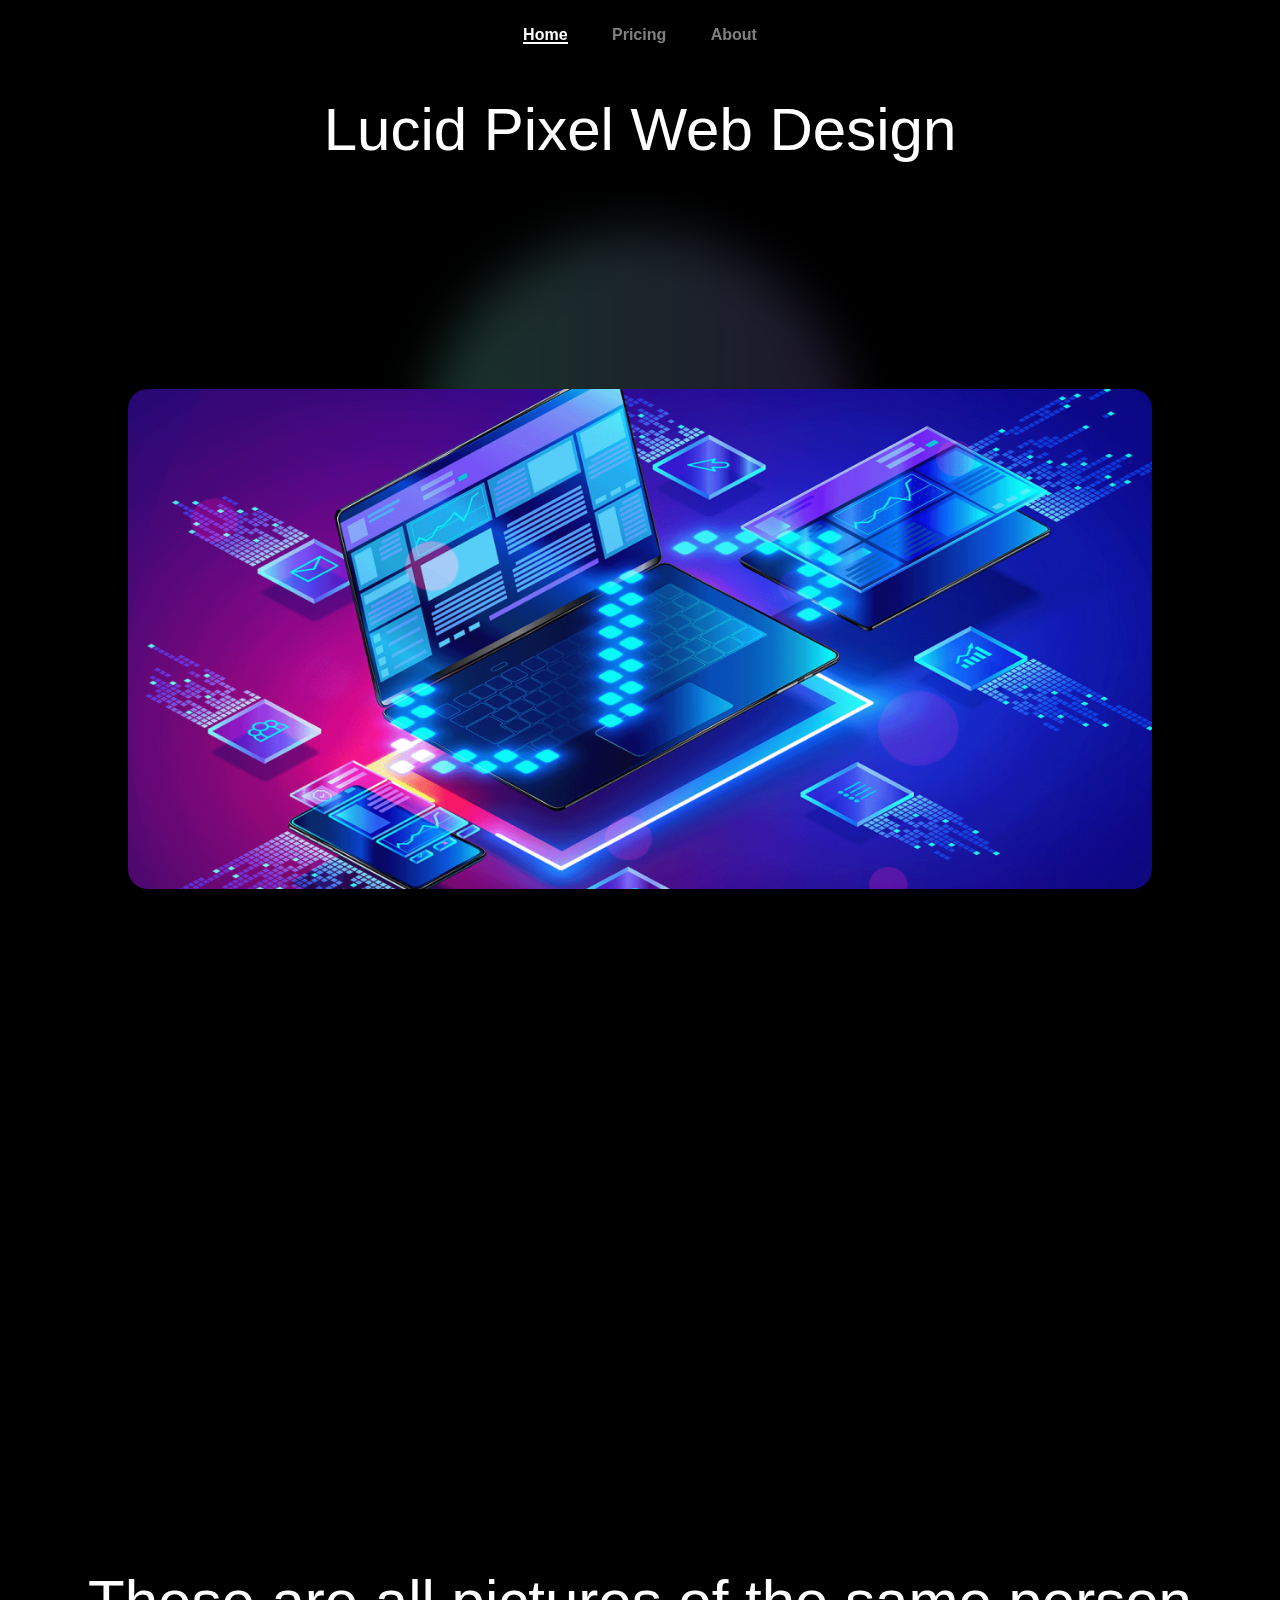
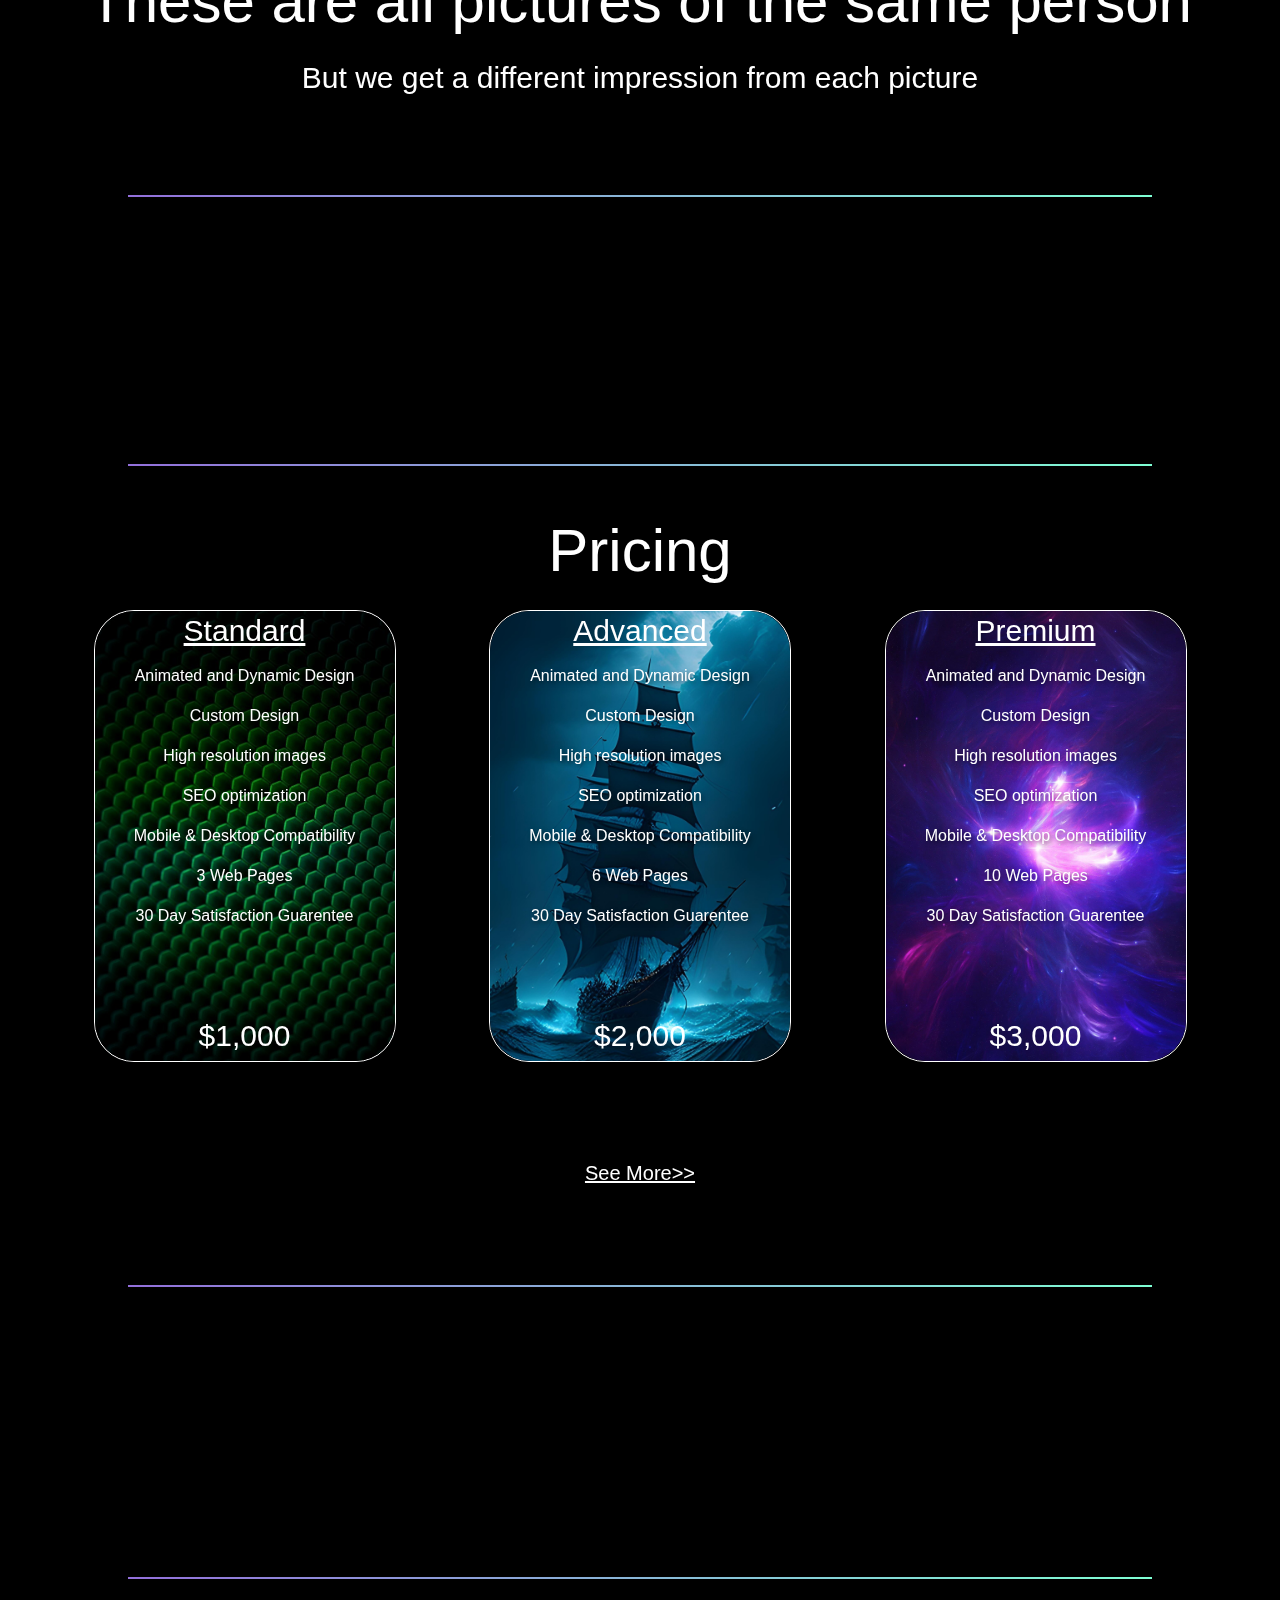
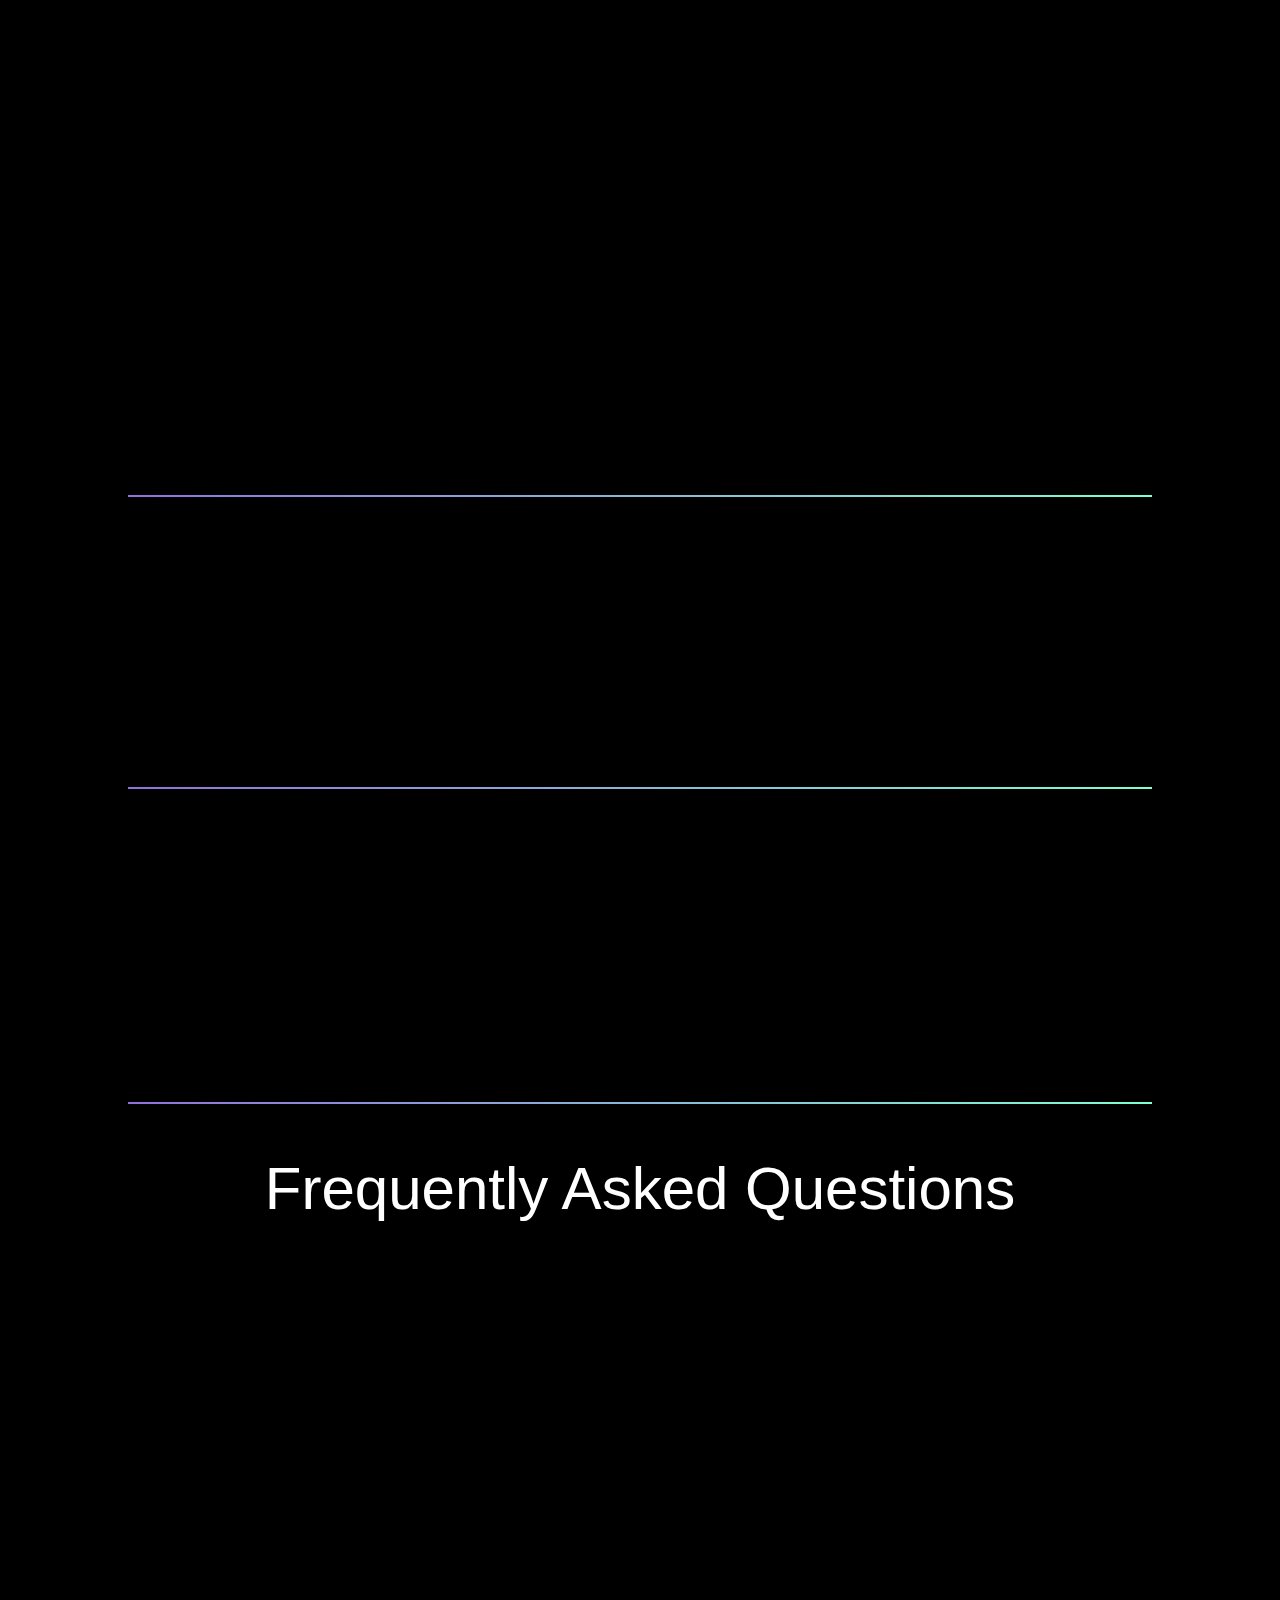
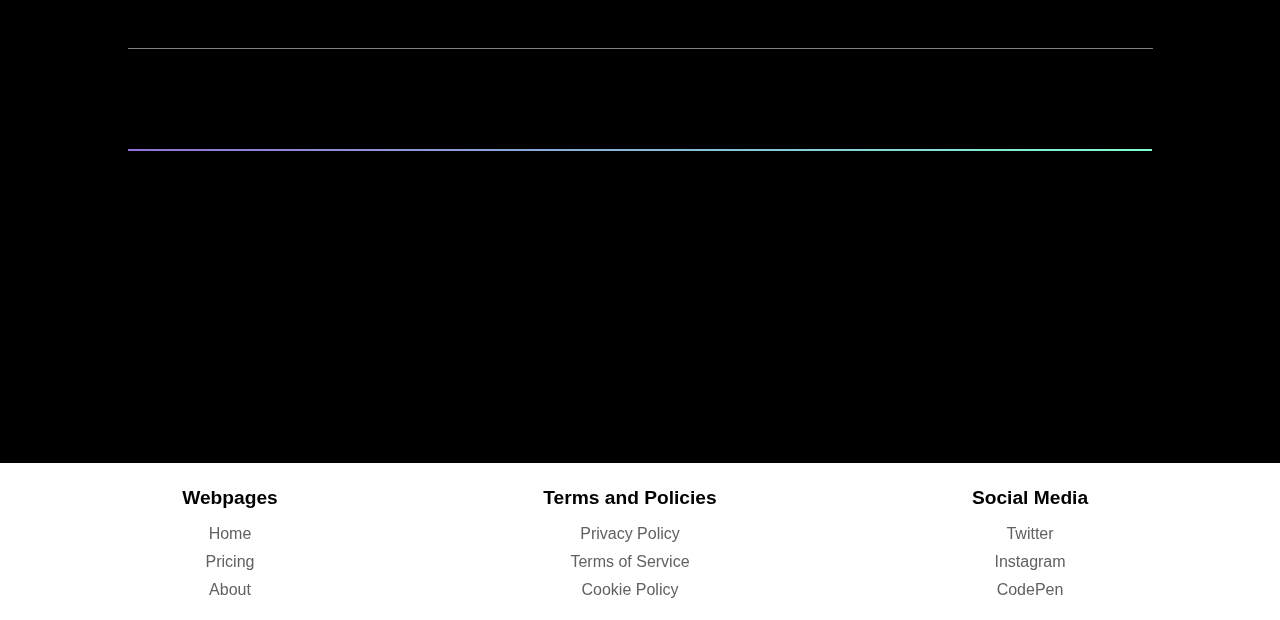
<file: index.html>
<!DOCTYPE html>
<html lang="en">
<head>
    <meta charset="UTF-8">
    <meta name="viewport" content="width=device-width, initial-scale=1.0">
    <title>Lucid Pixel - Premium Web Design</title>
    <link rel="shortcut icon" href="https://www.lucidpixeldesign.com/Lucid-Pixel-Logo.png" type="image/x-icon">
    <link rel="stylesheet" href="globalStyles.css">
    <link rel="robots" href="/robots.txt">


<!-- Meta tags for search engines -->
<meta name="description" content="Lucid Pixel Web Design: Crafting immersive digital experiences. Empowering businesses and individuals with captivating, functional, and user-centric websites. Envision a digital world where every website tells a unique story and serves as a powerful tool for achieving goals.">
<meta name="keywords" content="web design, Lucid Pixel, digital experiences, user-centric websites, business empowerment, artistic expression, community building, lucid pixel website design">

<!-- Open Graph meta tags -->
<meta property="og:title" content="Lucid Pixel Web Design">
<meta property="og:description" content="Crafting immersive digital experiences. Empowering businesses and individuals with captivating, functional, and user-centric websites. Envision a digital world where every website tells a unique story and serves as a powerful tool for achieving goals.">
<meta property="og:type" content="website">
<meta property="og:url" content="https://www.lucidpixeldesign.com/">
<meta property="og:image" content="https://www.lucidpixeldesign.com/Lucid-Pixel-Logo.png">
<meta property="og:image:alt" content="Lucid Pixel Logo">
    <!-- Google tag (gtag.js) -->
    <script async src="https://www.googletagmanager.com/gtag/js?id=G-5LNZHMXWXC"></script>
    <script>
    window.dataLayer = window.dataLayer || [];
    function gtag(){dataLayer.push(arguments);}
    gtag('js', new Date());

    gtag('config', 'G-5LNZHMXWXC');
    </script>

    <style>

        .title{
            color: white;
            font-size: 60px;
            text-align: center;
            margin: 25px;
        }
        .bodyText{
            color: white;
            font-size: 20px;
            text-align: center;
            margin: 25px;
            display: block;
        }
        .container {
            display: flex;
            justify-content: center;
            align-items: center;
            height: 100vh;
            overflow: hidden;
        }
        .square {
            background-size: cover;
            background-image: url("./laptop-agencies-consulting-website-development-companies.png");
            margin: auto;
            width: 80%;
            height: 500px;
            border-radius: 20px;
            overflow: hidden;
        }

        @media screen and (max-width: 767px) {
        .title{
            color: white;
            font-size: 30px;
            text-align: center;
            margin-top: 50px;
            margin: 25px;
        }

        .bodyText{
            color: white;
            font-size: 15px;
            text-align: center;
            margin: 25px;
            display: block;
        }

        .container {
            height: 50vh;
        }

        .square {
            background-size: cover;
            background-image: url("./laptop-agencies-consulting-website-development-companies.png");
            margin: auto;
            width: 80%;
            height: 200px;
            border-radius: 20px;
            overflow: hidden;
            border: none;
        }

        }

        .bodyTextUnderlined{
            color: white;
            font-size: 20px;
            text-align: center;
            margin: 25px;
            display: block;
            text-decoration: underline;
        }
        .uiSeperator{
            margin-top: 100px;
            margin-bottom: 50px;
            height: 2px;
            width: 80%;
            background: linear-gradient(to left, aquamarine, mediumpurple);;
            margin-left: 10%;
            margin-right: 10%;
        }
        a {
        text-decoration: none;
        }

        .squareFrame{
            border: none;
            height: 100%;
            width: 100%;
        }

        .fade-in-text {
            opacity: 0;
            transition: opacity 2s;

        }

        /* Style when the text should fade in */
        .fade-in {
            opacity: 1;
        }

        
        .fade-in-text-fromleft{
            opacity: 0;
            transition: opacity 3s;
            transform: translateX(100%);
            filter: blur(5px);

        }

        @media screen and (max-width: 767px) {
            .fade-in-text-fromleft {
                transform: translateX(0%);

            }
        }




        /* Style when the text should fade in */
        .fade-in-fromleft{
            opacity: 1;
            filter: blur(0px);
            transform: translateX(0%);
            transition: 1s;
        }

        .fade-in-text-fromright{
            opacity: 0;
            transition: opacity 3s;
            transform: translateX(-100%);
            filter: blur(5px);

        }

        /* Style when the text should fade in */
        .fade-in-fromright{
            opacity: 1;
            filter: blur(0px);
            transform: translateX(0%);
            transition: 1s;
        }

        .card-container {
            display: flex;
            justify-content: center;
            align-items: center;
            /* flex-wrap: wrap; /* This allows items to wrap to the next row */
            margin-bottom: 20px;
        }
        

        .card {
            width: 200px;
            height: 200px;
            margin: 10px -60px; /* Add margin to create spacing between stacked items */
            background-size: contain;
            transform-origin: center;
            transition:  0.5s ;
            box-shadow: 5px 20px 20px rgba(0, 0, 0, 0.5); /* Box shadow for the card */
            transition-duration: 0.5s;
            transform: perspective(800px) rotateY(50deg); /* Initial fold */
            padding: 20px;
            border: 2px solid transparent; /* Make the border transparent */
            border-image: linear-gradient(to top right, purple, aquamarine); /* Define the gradient for the border */
            border-image-slice: 1; /* Slice the border image evenly */
        }

        .card:hover {
            transform: rotateY(0deg); /* Flat when hovered */
            box-shadow: 2.5px 10px 10px rgba(0, 0, 0, 0.5);   
            margin: 10px 30px;     
        }

        @media screen and (max-width: 767px) {
            .card {
                width: 100px;
                height: 100px; /* Change width and height for mobile */
            }
        }

        .card-with-text{
            width: 500px;
            height: 200px;
            background-color: rgb(26, 26, 26);
            border: 1px solid white;
            margin: 0px 40px; /* Add margin to create spacing between stacked items */
            transform-origin: center;
            transition:  0.5s ;
            box-shadow: 5px 20px 20px rgba(0, 0, 0, 0.5); /* Box shadow for the card */
            transition-duration: 0.5s;
            border-radius: 20px;
            padding: 20px;
            font-size: 20px;
        }

        .compareContainer{
            display: flex;
            justify-content: center;
            margin-bottom: 40px;
        }
        .insidecomparecontainer{
            margin: 60px 20px;
            text-align: center;
        }
        .websiteexamples{
            height: 384px;
            width: 512px;
            margin: 20px;
        }
        #cards2 {
        width: 100%;
        display: flex;
        justify-content: space-evenly;
        margin-bottom: 100px;
        padding: 0px;
        }

        .card2 {
        border: 1px solid white;
        border-radius: 40px;
        display: block;
        background-position: center;
        position: relative;
        cursor: pointer;
        outline: none;
        transition: scale 100ms;
        }

        .card2:hover + .body {
            background-color: white;
        }
        
        .card2 .card-front-image {
        position: relative;
        z-index: 2;
        }

        .card2 .card-image {
        background-size: contain;
        display: block;
        width: clamp(300px, 20vw, 500px);
        aspect-ratio: 2 / 3;
        border-radius: 40px
        }
        .card2:hover{
            border: 1px solid aqua;

        }
        @media(max-width: 1200px) {
        body {    
            justify-content: flex-start;
            align-items: flex-start;
        }
        
        #cards2 {
            flex-direction: column; 
            align-items: center;
            gap: 4rem;
        }
        
        .card2 .card-image {
            width: 400px;    
        }

        .card2:hover{
            border: 1px solid white;
        }
        }

        @media(max-width: 600px) {
        #cards2 {
            gap: 2rem;
        }
        
        .card2 {
            width: 80%;  
            height: 40%;  
        }
        
        .card2 .card-image {
            width: 100%;    
        }
        }

        .PriceDisplayTop{
            color: white;
            text-decoration: underline;
            font-size: 30px;
            line-height: 40px;
            margin: 0px;
            width: 100%;
            height: 10%;
            text-align: center;
        }
        .PriceDisplayContent{
            line-height: 40px;
            margin: 0px;
            width: 100%;
            height: 80%;
            text-align: center;
        }

        .PriceDisplayContentText{
            color: white;
            text-shadow: 2px 2px 4px rgba(0, 0, 0, 0.5);
        }
        .PriceDisplayBottom{
            color: white;
            text-decoration: none;
            font-size: 30px;
            line-height: 40px;
            margin: 0px;
            width: 100%;
            height: 10%;
            text-align: center;
            margin-bottom: 0;
            margin-top: 0px;
        }

        .FAQContainer{
            text-align: center;
            display: flex;
            flex-direction: column;
            justify-content: center;
            align-items: center;
            margin-bottom: 50px;
        }
        .FAQ{
            cursor: pointer;
            font-size: 15px;
            height: 80px;
            width: 80%;
            border: 1px solid white;
            box-sizing: border-box;
            color: white;
            background-color: rgba(27, 27, 27, 0.5);
        }
        .FAQ:nth-child(1){
            transition-duration: 1200ms;
        }
        .FAQ:nth-child(2){
            transition-duration: 1200ms;
        }
        .FAQ:nth-child(3){
            transition-duration: 1200ms;
        }
        .FAQ:nth-child(4){
            transition-duration: 1200ms;
        }
        .FAQ:nth-child(5){
            transition-duration: 1200ms;
        }
        .FAQ:nth-child(6){
            transition-duration: 1200ms;
        }
        .FAQ:nth-child(7){
            transition-duration: 1200ms;
        }
        .FAQ:nth-child(8){
            transition-duration: 1200ms;
        }
        .FAQ:nth-child(9){
            transition-duration: 1200ms;
        }
        .fade-in-text-forFAQ{
            opacity: 0;
            transform: translateX(-100%);
        }
        .fade-in-forFAQ{
            opacity: 1;
            transform: translateX(0%);
        }
        .active1, .FAQ:hover {
            background-color: rgba(200, 200, 200, 0.25);
        }

        /* Style the accordion panel. Note: hidden by default */
        .panel {
            text-align: left;
            color: white;
            background-color: rgba(27, 27, 27, 0.5);
            border: 0px solid grey;
            border-left: 1px solid grey;
            border-right: 1px solid grey;
            width: calc(60% - 1px);
            display: block;
          padding: 0 10%;
          max-height: 0;
          overflow: hidden;
          transition: max-height 0.2s ease-out;
        }

        .FAQ:after {
          content: '>'; /* Unicode character for "plus" sign (+) \02795 */
          font-size: 20px;
          color: #777;
          float: right;
          margin-left: 5px;
        }

        .active1:after {
            font-size: 20px;
          content: "⌄"; /* Unicode character for "minus" sign (-) \2796 */
        }
    </style>
</head>
<body style="overflow-x: hidden;" id="my-scrollbar">
    
    <header>
        <nav>
            <ul class="menu">
                <li><a href="https://www.lucidpixeldesign.com" class="active">Home</a></li>
                <li><a href="https://www.lucidpixeldesign.com/pricing">Pricing</a></li>
                <li><a href="https://www.lucidpixeldesign.com/about">About</a></li>
            </ul>
        </nav>
    </header>

      
<div id="blob" aria-label="This is a creative asnd stylistic spotlight blob that follows your mouse"></div>
<div id="blur" aria-label="This is a background blur to let text stand out"></div>


    <div class="title">Lucid Pixel Web Design</div>

    <div class="container">
        <div class="square" id="foldableSquare">
            <div class="squareFrame" aria-label="This is a foldable element with an image of a futuristic and modern computer designing websites and code"></div>
        </div>
    </div>

    <div class="fade-in-text title">
        <p>First Impressions are Everything</p>
    </div>

    <div class="card-container" aria-label="This containes various images of the same person but in different outfits and styles, showing the importance of first impressions">
        <div class="fade-in-text-fromleft card" style="background-image: url(./example2.jpg)"> </div>
        <div class="fade-in-text-fromleft card"  style="background-image: url(./example4.jpg)"> </div>
        <div class="fade-in-text-fromleft card"  style="background-image: url(./example3.jpg)"> </div>
        <div class="fade-in-text-fromleft card"  style="background-image: url(./example1.jpg)"> </div>
    </div>
    <div class="title"> These are all pictures of the same person</div>
    <div style="font-size: 30px;" class="bodyText"> But we get a different impression from each picture</div>
    
    <div class="uiSeperator"></div>

    <div class="title fade-in-text-fromright">The Same Is true for websites</div>
    <div class="bodyText fade-in-text-fromleft">If Your Website Is Bad, so will people's impression of your business</div>

    <div class="uiSeperator"></div>

    <!--<div class="title">Website Features</div>
    <div>Features Will go here</div>

    <div class="uiSeperator"></div>
    -->


    <!--<div class="title">Comparison:</div> 

    <div class="compareContainer">
        <div class="insidecomparecontainer fade-in-text-fromright">
            <div class="title">Regular Websites:</div>
            <iframe class="websiteexamples" src="""></iframe>
        </div>
        <div class="insidecomparecontainer fade-in-text-fromleft">
            <div class="title">Our Websites:</div>
            <iframe class="websiteexamples" src=""></iframe>
        </div>
    </div>
        <div class="uiSeperator"></div>

    -->
    

    <div class="title">Pricing</div>
    <div id="cards2" aria-label="This element containes different pricing and plans for different tiers of websites">
        <div class="card2" >
            <a href="https://www.lucidpixeldesign.com/standardSite" class="card-front-image card-image" style="background-image: url(./green.jpg)" />
                <div class="PriceDisplayTop">Standard</div>
                <div class="PriceDisplayContent">
                    <div class="PriceDisplayContentText">Animated and Dynamic Design</div>
                    <div class="PriceDisplayContentText">Custom Design</div>
                    <div class="PriceDisplayContentText">High resolution images</div>
                    <div class="PriceDisplayContentText">SEO optimization</div>
                    <div class="PriceDisplayContentText">Mobile & Desktop Compatibility</div>
                    <div class="PriceDisplayContentText">3 Web Pages</div>
                    <div class="PriceDisplayContentText">30 Day Satisfaction Guarentee</div>

                </div>
                <div class="PriceDisplayBottom">$1,000</div>
            </a>
        </div>
        <div class="card2" >
            <a href="https://www.lucidpixeldesign.com/advancedSite" class="card-front-image card-image" style="background-image: url(./blue.jpg)" />
                <div class="PriceDisplayTop">Advanced</div>
                <div class="PriceDisplayContent">
                    <div class="PriceDisplayContentText">Animated and Dynamic Design</div>
                    <div class="PriceDisplayContentText">Custom Design</div>
                    <div class="PriceDisplayContentText">High resolution images</div>
                    <div class="PriceDisplayContentText">SEO optimization</div>
                    <div class="PriceDisplayContentText">Mobile & Desktop Compatibility</div>
                    <div class="PriceDisplayContentText">6 Web Pages</div>
                    <div class="PriceDisplayContentText">30 Day Satisfaction Guarentee</div>
                </div>
                <div class="PriceDisplayBottom">$2,000</div>
            </a>
        </div>
        <div class="card2" >
            <a href="https://www.lucidpixeldesign.com/premiumSite" class="card-front-image card-image" style="background-image: url(./purple.jpg)" />
                <div class="PriceDisplayTop">Premium</div>
                <div class="PriceDisplayContent">
                    <div class="PriceDisplayContentText">Animated and Dynamic Design</div>
                    <div class="PriceDisplayContentText">Custom Design</div>
                    <div class="PriceDisplayContentText">High resolution images</div>
                    <div class="PriceDisplayContentText">SEO optimization</div>
                    <div class="PriceDisplayContentText">Mobile & Desktop Compatibility</div>
                    <div class="PriceDisplayContentText">10 Web Pages</div>
                    <div class="PriceDisplayContentText"> 30 Day Satisfaction Guarentee</div>
                </div>
                <div class="PriceDisplayBottom">$3,000</div>
            </a>
       </div>
    </div>
    <a href="https://www.lucidpixeldesign.com/pricing" class="bodyTextUnderlined">See More>></a>

    
    <article>


    <div class="uiSeperator"></div>
    <div class="title fade-in-text-fromright">Satisfaction Guarentee</div>
    <p class="bodyText fade-in-text-fromleft">We provide a 100% satisfaction guarentee on all of our websites for 30 days. If you are unsatisfied for any reason within 30 days, we will give a full refund.</p>
  
    <div class="uiSeperator"></div>
    <div class="title fade-in-text-fromright">Your Website Is The Face Of Your Business</div>
    <br/>
    <p class="bodyText fade-in-text-fromleft">In the digital age, your website is your business's first handshake with the world. At Lucid Pixel, we recognize that it's more than pixels—it's your brand's initial interaction with potential customers. A well-crafted website isn't just aesthetically pleasing; it's your competitive advantage. Let us create a compelling digital narrative that converts visitors into loyal customers, ensuring your online presence leaves a lasting impression.</p>
    <br/>
    <div class="title fade-in-text-fromright">Don't Let Your Business Have An Ugly Face</div>


    <div class="uiSeperator"></div>
    <div class="title fade-in-text-fromright">Only The Best</div>
    <p class="bodyText fade-in-text-fromleft">All of our websites are handcrafted for each of our customers. We offer modern and clean designs to help you stand out from competators. We also offer website hosting where we can host, manage, and update your website, for only $25 a month.</p>



    <div class="uiSeperator"></div>
    <div class="title fade-in-text-fromright">Website hosting</div>
    <p class="bodyText fade-in-text-fromleft">We provide website hosting for just $25 per month, although it's entirely optional. Alternatively, you can choose to self-host your website using a third-party provider. With our hosting service, you have the flexibility to cancel at any time. Additionally, our hosting package includes a domain name, or you can opt to use your existing domain, which we can connect to your website.</p>
    <div class="uiSeperator"></div>

    <div class="title">Frequently Asked Questions</div>
    <div class="FAQContainer" aria-label="Creative, Stylized, and Dynamic Frequently asked questions container">
        <button class="FAQ fade-in-text-forFAQ">Why Choose Us?</button>
        <div class="panel" >
            <p>We break free from the ordinary. While others deliver bland websites resembling newspapers and magazines, we offer fluid and creative designs that set you apart. Choose us for quality websites that lead, not follow.</p>
        </div>
        <button class="FAQ fade-in-text-forFAQ">How Long does it take to create a website?</button>
        <div class="panel">
            <p> The time required to create a website can vary based on its complexity and your specific needs. However, on average, our team typically completes websites in less than a week. Nevertheless, our standard policy is to ensure a comprehensive and high-quality result, which is why we set a standard policy of 2 weeks for most projects.</p>
        </div>
        <button class="FAQ fade-in-text-forFAQ">What is our satisfaction guarantee?</button>
        <div class="panel">
            <p>We offer a 100% money-back satisfaction guarantee for 30 days after your website is completed, demonstrating our confidence in our work. If you decide you don't want your website for any reason within this period, we'll refund the entire amount. Send Us an email to refund a purchase: refund@lucidpixeldesign.com</p>
        </div>
        <button class="FAQ fade-in-text-forFAQ">Are our prices and plans flexible?</button>
        <div class="panel">
            <p>Yes, our prices and plans are designed to be flexible and customizable to meet your specific needs. We understand that every project is unique, and our goal is to provide tailored solutions that work for you. Whether you require a basic website or a more complex web application, we have the flexibility to adjust our pricing and plans accordingly, ensuring that you get the best value for your investment. Our team is here to discuss your requirements and create a pricing and plan structure that aligns perfectly with your goals.</p>
        </div>
        <button class="FAQ fade-in-text-forFAQ">Can't AI just build me a website?</button>
        <div class="panel" style="border-bottom: 1px solid grey;">
            <p>While AI can create websites, our sites are more complex and visually appealing than the standard AI website creators on the market. We prioritize customization, ensuring your website is unique and tailored to your specific needs, setting us apart from automated solutions.</p>
        </div>
    </div>

    <div class="uiSeperator"></div>

    <div class="title fade-in-text-fromright">Contact Us</div>
    <div class="bodyText fade-in-text-fromleft">If you have any questions, feel free to send us an email at:</div>
    <a class="bodyText fade-in-text-fromleft" style="color: mediumpurple;" onmouseover="this.style.color='aquamarine'" onmouseout="this.style.color='mediumpurple'" href="mailto:hello@lucidpixeldesign.com">hello@lucidpixeldesign.com</a>

</article>

    <br/><br/><br/><br/>
    <footer class="footer">
        <div class="footer-content">
            <div class="footer-column">
                <h3>Webpages</h3>
                <ul>
                    <li><a class="footer-links" href="https://www.lucidpixeldesign.com">Home</a></li>
                    <li><a class="footer-links" href="https://www.lucidpixeldesign.com/pricing">Pricing</a></li>
                    <li><a class="footer-links" href="https://www.lucidpixeldesign.com/about">About</a></li>
                </ul>
            </div>
            <div class="footer-column">
                <h3>Terms and Policies</h3>
                <ul>
                    <li><a class="footer-links" href="https://www.lucidpixeldesign.com/privacypolicy">Privacy Policy</a></li>
                    <li><a class="footer-links" href="https://www.lucidpixeldesign.com/TOS">Terms of Service</a></li>
                    <li><a class="footer-links" href="https://www.lucidpixeldesign.com/cookiepolicy">Cookie Policy</a></li>
                </ul>
            </div>
            <div class="footer-column">
                <h3>Social Media</h3>
                <ul>
                    <li><a class="footer-links" href="https://twitter.com/lucidpixel492">Twitter</a></li>
                    <li><a class="footer-links" href="https://www.instagram.com/lucidpixeldesign/">Instagram</a></li>
                    <li><a class="footer-links" href="https://codepen.io/Lucid-Pixel-Design">CodePen</a></li>
                </ul>
            </div>
        </div>
    </footer>


    <script type="application/ld+json">
        {
            "@context": "https://schema.org",
            "@type": "Organization",
            "url": "https://www.lucidpixeldesign.com",
            "name": "Lucid Pixel Design",
            "description": "Custom website design services with SEO optimization.",
            "logo": "https://www.lucidpixeldesign.com/Lucid-Pixel-Logo.png"
        }
    </script>
    
    <script>


/* -- Scroll Ice effect -- */

        
        /* -- Glow effect -- */

        const blob = document.getElementById("blob");

        window.onpointermove = event => { 
        const { clientX, clientY } = event;
        
        blob.animate({
            left: `${clientX}px`,
            top: `${Math.min(clientY + window.scrollY, document.documentElement.scrollHeight+150 - blob.clientHeight)}px`
        }, { duration: 3000, fill: "forwards" });
        }
        
        //for foldable square
        const square = document.getElementById("foldableSquare");

        window.addEventListener("scroll", () => {
            // Calculate the fold angle based on the scroll position
            const scrollValue = window.scrollY;
            const foldAngle = Math.max((-scrollValue / 8), -45); // Limit fold angle to a maximum of 5 degrees

            // Apply the folding effect using CSS transform
            square.style.transform = `perspective(1000px) rotateX(${foldAngle}deg)`;
        });

        //for fade in text
        document.addEventListener("DOMContentLoaded", function () {
            const textElement = document.querySelector(".fade-in-text");

            // Create an Intersection Observer
            const observer = new IntersectionObserver(entries => {
                entries.forEach(entry => {
                    if (entry.isIntersecting) {
                        textElement.classList.add("fade-in");
                    } else if (entry.intersectionRatio > 0) {
                        textElement.classList.add("fade-in");
                    } else {
                        textElement.classList.remove("fade-in");
                    }
                });
            });

            // Observe the text element
            observer.observe(textElement);
        });

        //for fade in text left
        document.addEventListener("DOMContentLoaded", function () {
            // Select all elements with the class "fade-in-text-fromleft"
            const textElements = document.querySelectorAll(".fade-in-text-fromleft");

            // Create an Intersection Observer for each element
            textElements.forEach((textElement) => {
                const observer = new IntersectionObserver((entries) => {
                entries.forEach((entry) => {
                    if (entry.isIntersecting) {
                    textElement.classList.add("fade-in-fromleft");
                    } else if (entry.intersectionRatio > 0) {
                    // Element is partially in viewport, you can choose to add the class here
                    textElement.classList.add("fade-in-fromleft");
                    } else {
                    // Element is not in viewport, remove the class to reset the animation
                    textElement.classList.remove("fade-in-fromleft");
                    }
                });
                });

                // Observe each text element
                observer.observe(textElement);
            });
        });

        //for fade in text right
        document.addEventListener("DOMContentLoaded", function () {
            // Select all elements with the class "fade-in-text-fromleft"
            const textElements2 = document.querySelectorAll(".fade-in-text-fromright");

            // Create an Intersection Observer for each element
            textElements2.forEach((textElement) => {
                const observer2 = new IntersectionObserver((entries) => {
                entries.forEach((entry) => {
                    if (entry.isIntersecting) {
                    textElement.classList.add("fade-in-fromright");
                    } else if (entry.intersectionRatio > 0) {
                    // Element is partially in viewport, you can choose to add the class here
                    textElement.classList.add("fade-in-fromright");
                    } else {
                    // Element is not in viewport, remove the class to reset the animation
                    textElement.classList.remove("fade-in-fromright");
                    }
                });
                });

                // Observe each text element
                observer2.observe(textElement);
            });
        });

        document.addEventListener("DOMContentLoaded", function () {
            // Select all elements with the class "fade-in-text-fromleft"
            const textElements2 = document.querySelectorAll(".fade-in-text-forFAQ");

            // Create an Intersection Observer for each element
            textElements2.forEach((textElement) => {
                const observer2 = new IntersectionObserver((entries) => {
                entries.forEach((entry) => {
                    if (entry.isIntersecting) {
                    textElement.classList.add("fade-in-forFAQ");
                    } else if (entry.intersectionRatio > 0) {
                    // Element is partially in viewport, you can choose to add the class here
                    textElement.classList.add("fade-in-forFAQ");
                    } else {
                    // Element is not in viewport, remove the class to reset the animation
                    textElement.classList.remove("fade-in-forFAQ");
                    }
                });
                });

                // Observe each text element
                observer2.observe(textElement);
            });
        });


        //dorpdown for FAQ
        var acc = document.getElementsByClassName("FAQ");
        var i;

        for (i = 0; i < acc.length; i++) {
        acc[i].addEventListener("click", function() {
            this.classList.toggle("active1");
            var panel = this.nextElementSibling;
            if (panel.style.maxHeight) {
            panel.style.maxHeight = null;
            } else {
            panel.style.maxHeight = panel.scrollHeight + "px";
            }
        });
        }

    </script>

    
</body>
</html>
</file>
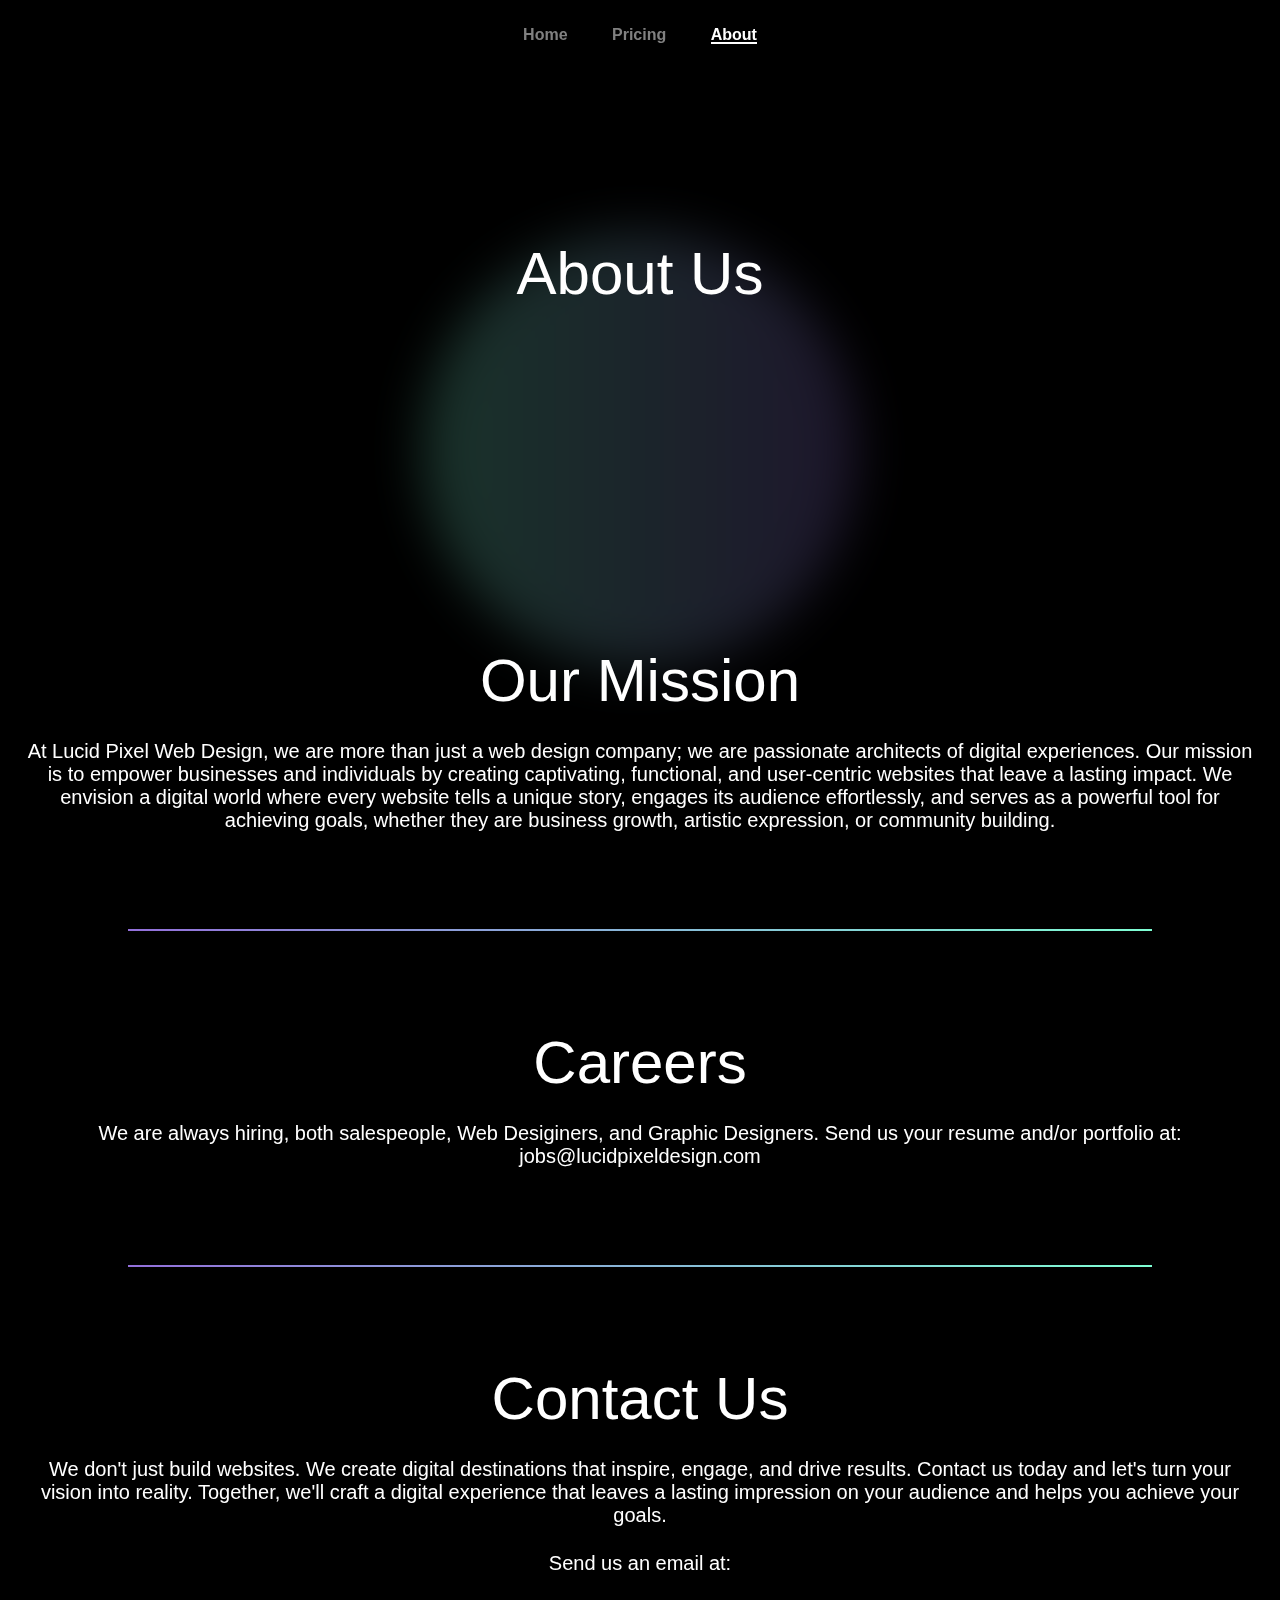
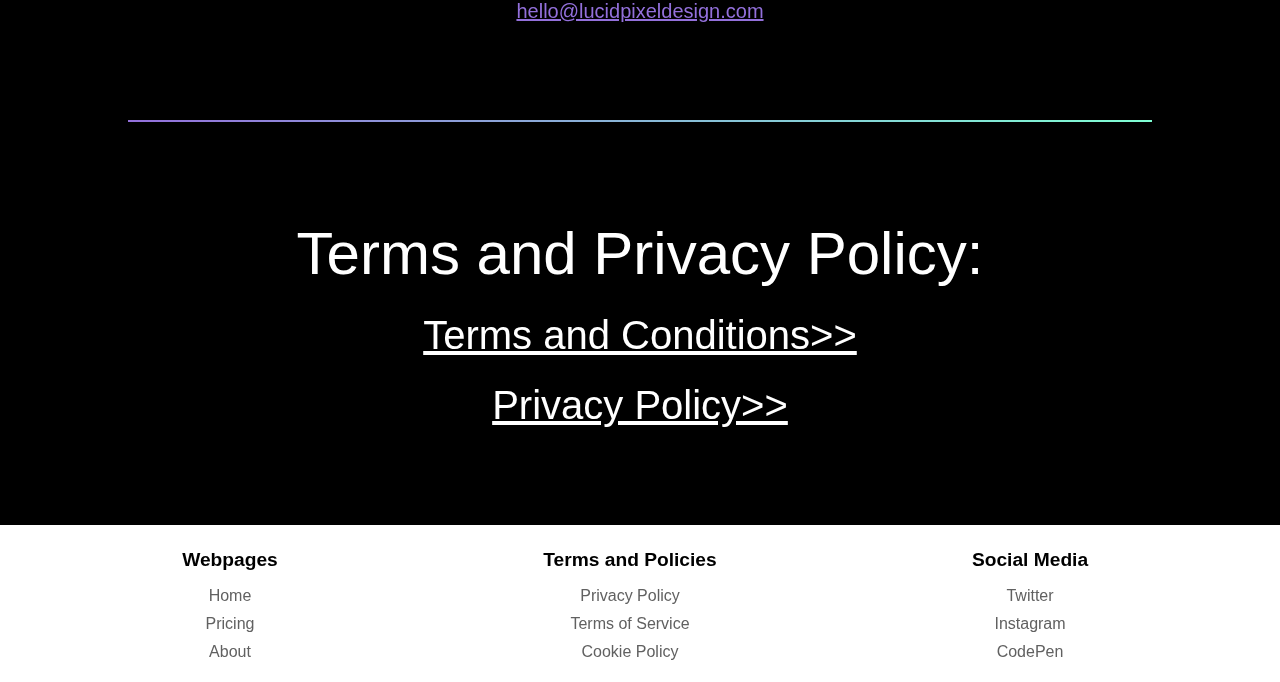
<file: about.html>
<!DOCTYPE html>
<html lang="en">
<head>
    <meta charset="UTF-8">
    <meta name="viewport" content="width=device-width, initial-scale=1.0">
    <title>Lucid Pixel - About</title>
    <link rel="icon" href="https://www.lucidpixeldesign.com/Lucid-Pixel-Logo.png">
    <link rel="stylesheet" href="globalStyles.css">
    <link rel="robots" href="/robots.txt">


    <!-- Meta tags for search engines -->
<meta name="description" content="Lucid Pixel Web Design: Crafting immersive digital experiences. Empowering businesses and individuals with captivating, functional, and user-centric websites. Envision a digital world where every website tells a unique story and serves as a powerful tool for achieving goals.">
<meta name="keywords" content="web design, Lucid Pixel, digital experiences, user-centric websites, business empowerment, artistic expression, community building, lucid pixel website design">

<!-- Open Graph meta tags -->
<meta property="og:title" content="About - Lucid Pixel Web Design">
<meta property="og:description" content="Crafting immersive digital experiences. Empowering businesses and individuals with captivating, functional, and user-centric websites. Envision a digital world where every website tells a unique story and serves as a powerful tool for achieving goals.">
<meta property="og:type" content="website">
<meta property="og:url" content="https://www.lucidpixeldesign.com/about">
<meta property="og:image" content="https://www.lucidpixeldesign.com/Lucid-Pixel-Logo.png">
<meta property="og:image:alt" content="Lucid Pixel Logo">





    <!-- Google tag (gtag.js) -->
    <script async src="https://www.googletagmanager.com/gtag/js?id=G-5LNZHMXWXC"></script>
    <script>
    window.dataLayer = window.dataLayer || [];
    function gtag(){dataLayer.push(arguments);}
    gtag('js', new Date());

    gtag('config', 'G-5LNZHMXWXC');
    </script>

    <style>

        .title{
            color: white;
            font-size: 60px;
            text-align: center;
            margin: 25px;
            transition-duration: 0.5s;

        }
        .title:hover{
            color: mediumpurple;
            cursor:default;
        }
        .bodyText{
            color: white;
            font-size: 20px;
            text-align: center;
            margin: 25px;
            display: block;
            transition-duration: 0.5s;

        }
        .bodyText:hover{
            color: aquamarine;
            cursor:default;
        }
        .uiSeperator{
            height: 2px;
            width: 80%;
            background: linear-gradient(to left, aquamarine, mediumpurple);;
            margin-left: 10%;
            margin-right: 10%;
            transition-duration: 0.5s;
        }

        .terms{
            color: white;
            font-size: 40px;
            text-align: center;
            margin: 25px;
            display: block;
            transition-duration: 0.5s;
        }
        .terms:hover{
            color: aqua;
        }

        @media screen and (max-width: 767px) {
        .title{
            color: white;
            font-size: 50px;
            text-align: center;
            margin-top: 50px;
            margin: 25px;
        }

        .bodyText{
            color: white;
            font-size: 18px;
            text-align: center;
            margin: 30px;
            display: block;
        }

        .terms{
            color: white;
            font-size: 20px;
            text-align: center;
            margin: 25px;
            display: block;
            transition-duration: 0.5s;
        }

        }

    </style>
</head>
<body>
    <header>
        <nav>
            <ul class="menu">
                <li><a href="https://www.lucidpixeldesign.com" >Home</a></li>
                <li><a href="https://www.lucidpixeldesign.com/pricing">Pricing</a></li>
                <li><a href="https://www.lucidpixeldesign.com/about" class="active">About</a></li>
            </ul>
        </nav>
    </header>

<div id="blob"></div>
<div id="blur"></div>

<br/><br/><br/><br/><br/><br/><br/><br/>
<div class="title">About Us</div>
<br/><br/><br/><br/><br/><br/><br/><br/>
<br/><br/><br/><br/><br/><br/><br/><br/>

<article>
<div class="title">Our Mission</div>
<p class="bodyText">At Lucid Pixel Web Design, we are more than just a web design company; we are passionate architects of digital experiences. Our mission is to empower businesses and individuals by creating captivating, functional, and user-centric websites that leave a lasting impact. We envision a digital world where every website tells a unique story, engages its audience effortlessly, and serves as a powerful tool for achieving goals, whether they are business growth, artistic expression, or community building.</p>
</article>
<br/><br/><br/><br/>
<div class="uiSeperator"></div>
<br/><br/><br/><br/>
<div class="title">Careers</div>
<div class="bodyText ">We are always hiring, both salespeople, Web Desiginers, and Graphic Designers. Send us your resume and/or portfolio at: jobs@lucidpixeldesign.com</div>
<br/><br/><br/><br/>
<div class="uiSeperator"></div>
<br/><br/><br/><br/>
<div class="title ">Contact Us</div>
<p class="bodyText">We don't just build websites. We create digital destinations that inspire, engage, and drive results. Contact us today and let's turn your vision into reality. Together, we'll craft a digital experience that leaves a lasting impression on your audience and helps you achieve your goals.</p>
<div class="bodyText ">Send us an email at:</div>
<a class="bodyText fade-in-text-fromleft" style="color: mediumpurple;" onmouseover="this.style.color='aquamarine'" onmouseout="this.style.color='mediumpurple'" href="mailto:hello@lucidpixeldesign.com">hello@lucidpixeldesign.com</a>
<br/><br/><br/><br/>
<div class="uiSeperator"></div>
<br/><br/><br/><br/>
<div class="title ">Terms and Privacy Policy:</div>
<a href="https://www.lucidpixeldesign.com/TOS" class="terms ">Terms and Conditions>></a>
<a href="https://www.lucidpixeldesign.com/privacypolicy" class="terms ">Privacy Policy>></a>





    <br/><br/><br/><br/>

    <footer class="footer">
        <div class="footer-content">
            <div class="footer-column">
                <h3>Webpages</h3>
                <ul>
                    <li><a class="footer-links" href="https://www.lucidpixeldesign.com">Home</a></li>
                    <li><a class="footer-links" href="https://www.lucidpixeldesign.com/pricing">Pricing</a></li>
                    <li><a class="footer-links" href="https://www.lucidpixeldesign.com/about">About</a></li>
                </ul>
            </div>
            <div class="footer-column">
                <h3>Terms and Policies</h3>
                <ul>
                    <li><a class="footer-links" href="https://www.lucidpixeldesign.com/privacypolicy">Privacy Policy</a></li>
                    <li><a class="footer-links" href="https://www.lucidpixeldesign.com/TOS">Terms of Service</a></li>
                    <li><a class="footer-links" href="https://www.lucidpixeldesign.com/cookiepolicy">Cookie Policy</a></li>
                </ul>
            </div>
            <div class="footer-column">
                <h3>Social Media</h3>
                <ul>
                    <li><a class="footer-links" href="https://twitter.com/lucidpixel492">Twitter</a></li>
                    <li><a class="footer-links" href="https://www.instagram.com/lucidpixeldesign/">Instagram</a></li>
                    <li><a class="footer-links" href="https://codepen.io/Lucid-Pixel-Design">CodePen</a></li>
                </ul>
            </div>
        </div>
    </footer>

    <script type="application/ld+json">
        {
            "@context": "https://schema.org",
            "@type": "Organization",
            "url": "https://www.lucidpixeldesign.com",
            "name": "Lucid Pixel Design",
            "description": "Custom website design services with SEO optimization.",
            "logo": "https://www.lucidpixeldesign.com/Lucid-Pixel-Logo.png"
        }
    </script>


    <script>
        /* -- Glow effect -- */

        const blob = document.getElementById("blob");

        window.onpointermove = event => { 
        const { clientX, clientY } = event;

        blob.animate({
            left: `${clientX}px`,
            top: `${Math.min(clientY + window.scrollY, document.documentElement.scrollHeight+150 - blob.clientHeight)}px`
        }, { duration: 3000, fill: "forwards" });
        }

    </script>
</body>
</html>
</file>
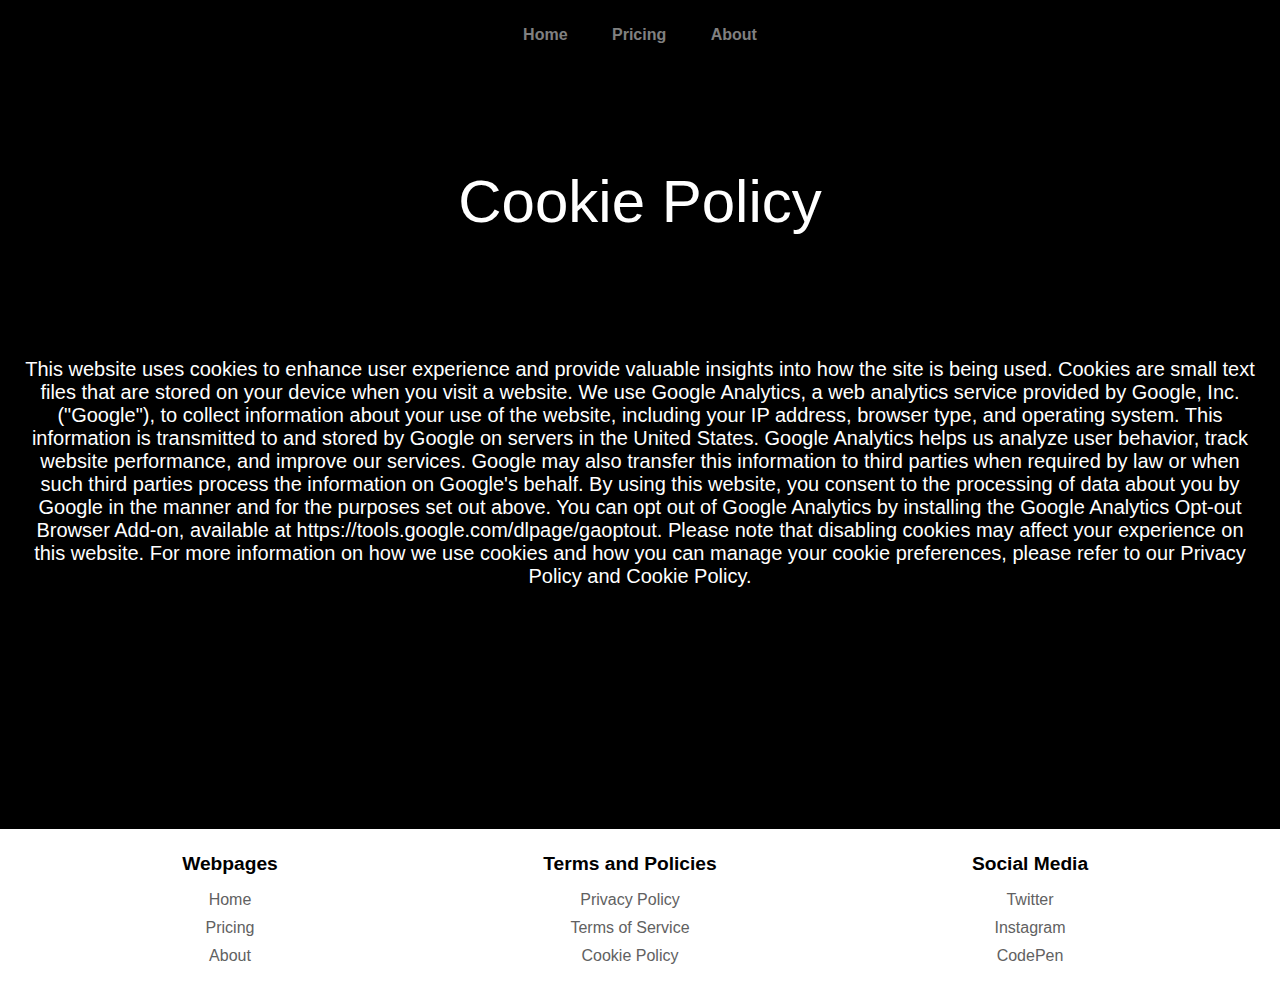
<file: cookiepolicy.html>
<!DOCTYPE html>
<html lang="en">
<head>
    <meta charset="UTF-8">
    <meta name="viewport" content="width=device-width, initial-scale=1.0">
    <title>Lucid Pixel - About</title>
    <link rel="icon" href="https://www.lucidpixeldesign.com/Lucid-Pixel-Logo.png">
    <link rel="stylesheet" href="globalStyles.css">
    <!-- Google tag (gtag.js) -->
    <script async src="https://www.googletagmanager.com/gtag/js?id=G-5LNZHMXWXC"></script>
    <script>
    window.dataLayer = window.dataLayer || [];
    function gtag(){dataLayer.push(arguments);}
    gtag('js', new Date());

    gtag('config', 'G-5LNZHMXWXC');
    </script>

    <style>

        .title{
            color: white;
            font-size: 60px;
            text-align: center;
            margin: 25px;
            transition-duration: 0.5s;

        }

        .bodyText{
            color: white;
            font-size: 20px;
            text-align: center;
            margin: 25px;
            transition-duration: 0.5s;

        }
        .uiSeperator{
            height: 2px;
            width: 80%;
            background: linear-gradient(to left, aquamarine, mediumpurple);;
            margin-left: 10%;
            margin-right: 10%;
            transition-duration: 0.5s;
        }

    </style>
</head>
<body>
    <header>
        <nav>
            <ul class="menu">
                <li><a href="https://www.lucidpixeldesign.com" >Home</a></li>
                <li><a href="https://www.lucidpixeldesign.com/pricing">Pricing</a></li>
                <li><a href="https://www.lucidpixeldesign.com/about">About</a></li>
            </ul>
        </nav>
    </header>

    <br/><br/><br/><br/>
    <div class="title">Cookie Policy</div>
    <br/><br/><br/><br/>
    <div class="bodyText">This website uses cookies to enhance user experience and provide valuable insights into how the site is being used. Cookies are small text files that are stored on your device when you visit a website. We use Google Analytics, a web analytics service provided by Google, Inc. ("Google"), to collect information about your use of the website, including your IP address, browser type, and operating system. This information is transmitted to and stored by Google on servers in the United States. Google Analytics helps us analyze user behavior, track website performance, and improve our services. Google may also transfer this information to third parties when required by law or when such third parties process the information on Google's behalf. By using this website, you consent to the processing of data about you by Google in the manner and for the purposes set out above. You can opt out of Google Analytics by installing the Google Analytics Opt-out Browser Add-on, available at https://tools.google.com/dlpage/gaoptout. Please note that disabling cookies may affect your experience on this website. For more information on how we use cookies and how you can manage your cookie preferences, please refer to our Privacy Policy and Cookie Policy.</div>

    <br/><br/><br/><br/>
    <br/><br/><br/><br/>
    <br/><br/><br/><br/>

    <footer class="footer">
        <div class="footer-content">
            <div class="footer-column">
                <h3>Webpages</h3>
                <ul>
                    <li><a class="footer-links" href="https://www.lucidpixeldesign.com">Home</a></li>
                    <li><a class="footer-links" href="https://www.lucidpixeldesign.com/pricing">Pricing</a></li>
                    <li><a class="footer-links" href="https://www.lucidpixeldesign.com/about">About</a></li>
                </ul>
            </div>
            <div class="footer-column">
                <h3>Terms and Policies</h3>
                <ul>
                    <li><a class="footer-links" href="https://www.lucidpixeldesign.com/privacypolicy">Privacy Policy</a></li>
                    <li><a class="footer-links" href="https://www.lucidpixeldesign.com/TOS">Terms of Service</a></li>
                    <li><a class="footer-links" href="https://www.lucidpixeldesign.com/cookiepolicy">Cookie Policy</a></li>
                </ul>
            </div>
            <div class="footer-column">
                <h3>Social Media</h3>
                <ul>
                    <li><a class="footer-links" href="https://twitter.com/lucidpixel492">Twitter</a></li>
                    <li><a class="footer-links" href="https://www.instagram.com/lucidpixeldesign/">Instagram</a></li>
                    <li><a class="footer-links" href="https://codepen.io/Lucid-Pixel-Design">CodePen</a></li>
                </ul>
            </div>
        </div>
    </footer>
    <script>
        /* -- Glow effect -- */

        const blob = document.getElementById("blob");

        window.onpointermove = event => { 
        const { clientX, clientY } = event;

        blob.animate({
            left: `${clientX}px`,
            top: `${Math.min(clientY + window.scrollY, document.documentElement.scrollHeight+150 - blob.clientHeight)}px`
        }, { duration: 3000, fill: "forwards" });
        }

    </script>
</body>
</html>
</file>
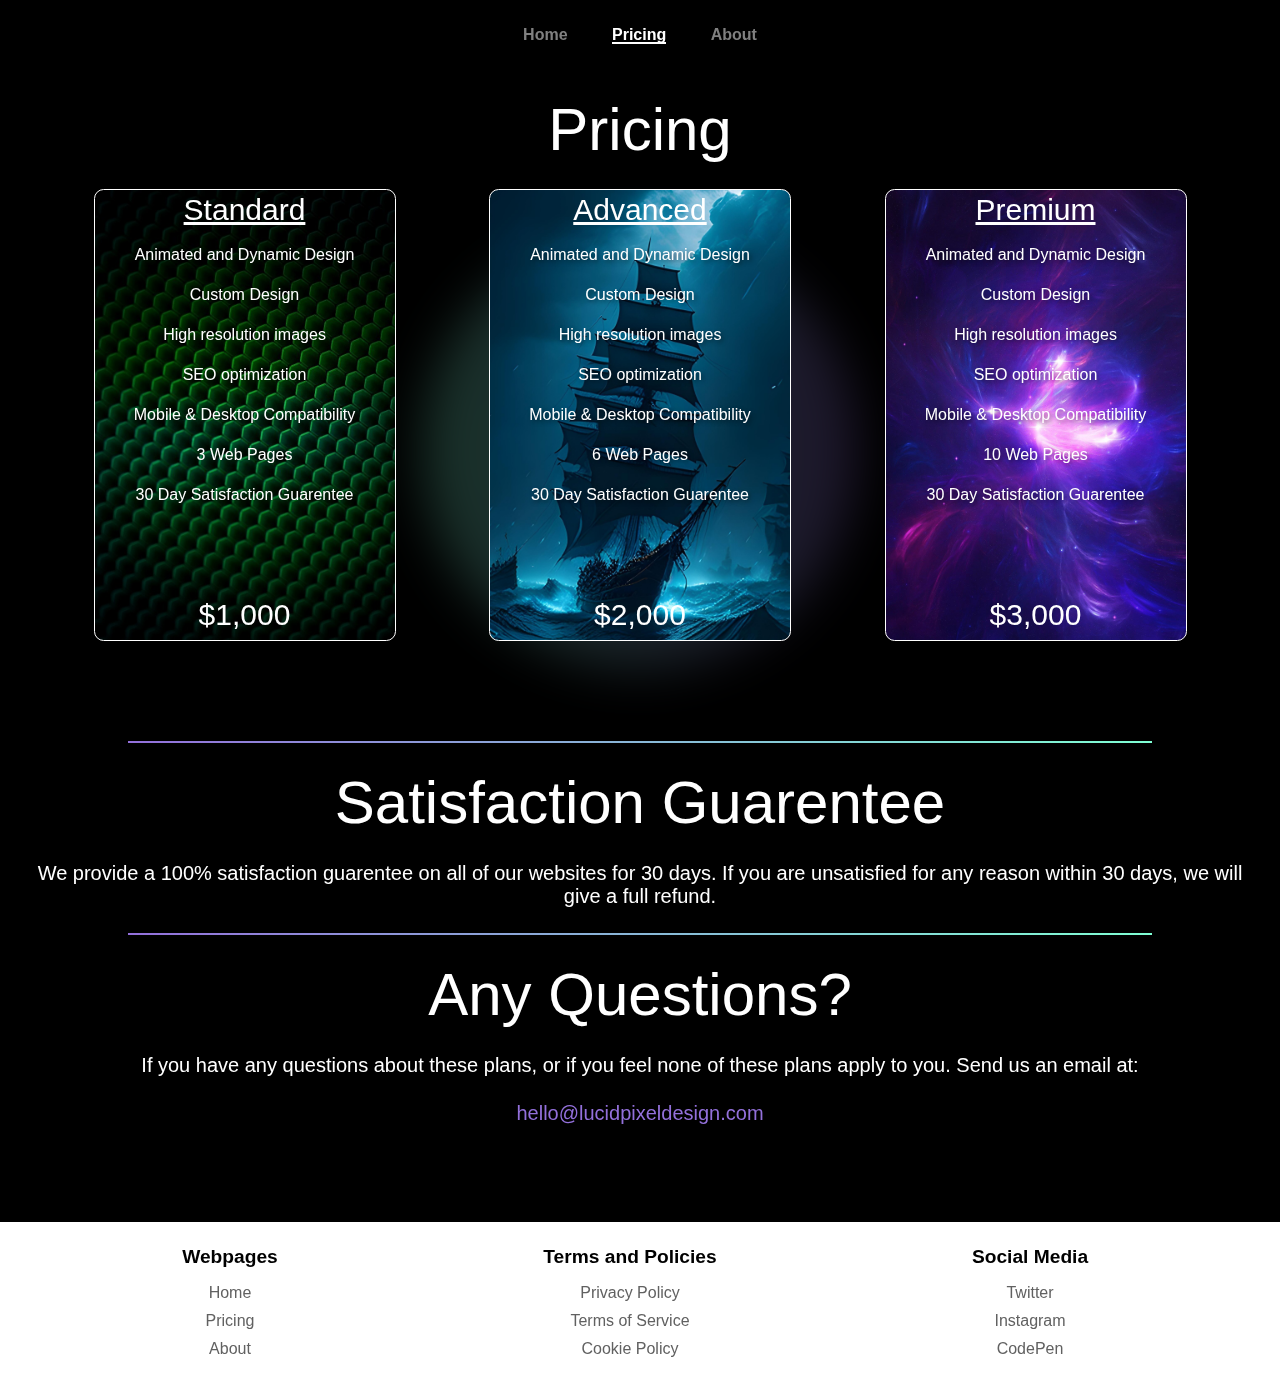
<file: pricing.html>
<!DOCTYPE html>
<html lang="en">
<head>
    <meta charset="UTF-8">
    <meta name="viewport" content="width=device-width, initial-scale=1.0">
    <title>Lucid Pixel - Pricing</title>
    <link rel="icon" href="https://www.lucidpixeldesign.com/Lucid-Pixel-Logo.png">
    <link rel="stylesheet" href="globalStyles.css">
    <link rel="robots" href="/robots.txt">



    <!-- Meta tags for search engines -->
<meta name="description" content="Lucid Pixel Web Design: Crafting immersive digital experiences. Empowering businesses and individuals with captivating, functional, and user-centric websites. Envision a digital world where every website tells a unique story and serves as a powerful tool for achieving goals.">
<meta name="keywords" content="web design, Lucid Pixel, digital experiences, user-centric websites, business empowerment, artistic expression, community building, lucid pixel website design">

<!-- Open Graph meta tags -->
<meta property="og:title" content="Pricing - Lucid Pixel Web Design">
<meta property="og:description" content="Crafting immersive digital experiences. Empowering businesses and individuals with captivating, functional, and user-centric websites. Envision a digital world where every website tells a unique story and serves as a powerful tool for achieving goals.">
<meta property="og:type" content="website">
<meta property="og:url" content="https://www.lucidpixeldesign.com/pricing">
<meta property="og:image" content="https://www.lucidpixeldesign.com/Lucid-Pixel-Logo.png">
<meta property="og:image:alt" content="Lucid Pixel Logo">


    <!-- Google tag (gtag.js) -->
    <script async src="https://www.googletagmanager.com/gtag/js?id=G-5LNZHMXWXC"></script>
    <script>
    window.dataLayer = window.dataLayer || [];
    function gtag(){dataLayer.push(arguments);}
    gtag('js', new Date());

    gtag('config', 'G-5LNZHMXWXC');
    </script>

    <style>

        .title{
            color: white;
            font-size: 60px;
            text-align: center;
            margin: 25px;
        }
        .bodyText{
            color: white;
            font-size: 20px;
            text-align: center;
            margin: 25px;
            display: block;
        }
        .uiSeperator{
            height: 2px;
            width: 80%;
            background: linear-gradient(to left, aquamarine, mediumpurple);;
            margin-left: 10%;
            margin-right: 10%;
        }
        a {
        text-decoration: none;
        }
        :root {
        --blue-rgb: 127 255 212;
        --green-rgb: 0 171 249;
        --brown-rgb: 147 112 219;
        }


        body {
        transition: background-color 1000ms;
        }

        body:has(.card[data-color="blue"]:hover) {
        background-color: rgb(var(--blue-rgb) / 100000%);
        }

        body:has(.card[data-color="green"]:hover) {
        background-color: rgb(var(--green-rgb) / 100000%);
        }

        body:has(.card[data-color="brown"]:hover) {
        background-color: rgb(var(--brown-rgb) / 100000%);
        }

        #cards {
        width: 100%;
        display: flex;
        justify-content: space-evenly;
        margin-bottom: 100px;
        padding: 0px;
        }

        .card {
        background-size: cover;
        background-position: center;
        position: relative;
        cursor: pointer;
        outline: none;
        transition: scale 100ms;
        }

        .card .card-front-image {
        background-size: contain;
        display: block;
        width: clamp(300px, 20vw, 500px);
        aspect-ratio: 2 / 3;
        border-radius: clamp(0.5rem, 0.75vw, 2rem);
        border: 1px solid white;
        position: relative;
        z-index: 2;
        }

        .card .card-image {
        width: clamp(300px, 20vw, 500px);
        aspect-ratio: 2 / 3;
        border-radius: clamp(0.5rem, 0.75vw, 2rem);
        }

        .card-faders {
        height: 100%;
        width: 100%;
        position: absolute;
        left: 0px;
        top: 0px;
        z-index: 1;
        opacity: 0;
        transition: opacity 1500ms;
        pointer-events: none;
        }

        .card:hover .card-faders {
        opacity: 1;
        }

        .card:active {
        scale: 0.98;
        }

        .card-fader {
        position: absolute;
        left: 0px;
        top: 0px;
        }

        .card-fader:nth-child(odd) {
        animation: fade-left 3s linear infinite;
        }

        .card-fader:nth-child(even) {
        animation: fade-right 3s linear infinite;
        }

        .card-fader:is(:nth-child(3), :nth-child(4)) {
        animation-delay: 750ms;
        }

        .card-fader:is(:nth-child(5), :nth-child(6)) {
        animation-delay: 1500ms;
        }

        .card-fader:is(:nth-child(7), :nth-child(8)) {
        animation-delay: 2250ms;
        }

        @media(max-width: 1200px) {
        body {    
            justify-content: flex-start;
            align-items: flex-start;
        }
        
        #cards {
            flex-direction: column; 
            align-items: center;
            gap: 4rem;
        }
        
        .card .card-image {
            width: 400px;    
        }
        }

        @media(max-width: 600px) {
        #cards {
            gap: 2rem;
        }
        
        .card {
            width: 80%;    
        }
        
        .card .card-image {
            width: 100%;    
        }
        }

        @keyframes fade-left {
        from {
            scale: 1;
            translate: 0%;
            opacity: 1;
        }
        
        to {
            scale: 0.8;
            translate: -30%;
            opacity: 0;
        }
        }

        @keyframes fade-right {
        from {
            scale: 1;
            translate: 0%;
            opacity: 1;
        }
        
        to {
            scale: 0.8;
            translate: 30%;
            opacity: 0;
        }
        }
        
        .PriceDisplayTop{
            color: white;
            text-decoration: underline;
            font-size: 30px;
            line-height: 40px;
            margin: 0px;
            width: 100%;
            height: 10%;
            text-align: center;
        }
        .PriceDisplayContent{
            line-height: 40px;
            margin: 0px;
            width: 100%;
            height: 80%;
            text-align: center;
        }
        .PriceDisplayContentText{
            color: white;
            text-shadow: 2px 2px 4px rgba(0, 0, 0, 0.5);
        }
        .PriceDisplayBottom{
            color: white;
            text-decoration: none;
            font-size: 30px;
            line-height: 40px;
            margin: 0px;
            width: 100%;
            height: 10%;
            text-align: center;
            margin-bottom: 0;
            margin-top: 0px;
        }
    </style>
</head>
<body>
    <header>
        <nav>
            <ul class="menu">
                <li><a href="https://www.lucidpixeldesign.com" >Home</a></li>
                <li><a href="https://www.lucidpixeldesign.com/pricing" class="active">Pricing</a></li>
                <li><a href="https://www.lucidpixeldesign.com/about">About</a></li>
            </ul>
        </nav>
    </header>
      

<div id="blob"></div>
<div id="blur"></div>

<article>
<div class="title">Pricing</div>

<div id="cards">
    <div class="card" data-color="blue">
    <a href="https://www.lucidpixeldesign.com/standardSite" class="card-front-image card-image" style="background-image: url(./green.jpg)" />
    <div class="PriceDisplayTop">Standard</div>
    <div class="PriceDisplayContent">
        <div class="PriceDisplayContentText">Animated and Dynamic Design</div>
        <div class="PriceDisplayContentText">Custom Design</div>
        <div class="PriceDisplayContentText">High resolution images</div>
        <div class="PriceDisplayContentText">SEO optimization</div>
        <div class="PriceDisplayContentText">Mobile & Desktop Compatibility</div>
        <div class="PriceDisplayContentText">3 Web Pages</div>
        <div class="PriceDisplayContentText">30 Day Satisfaction Guarentee</div>

    </div>
    <div class="PriceDisplayBottom">$1,000</div>
    </a>
      <div class="card-faders">
        <img class="card-fader card-image" src="./green.jpg" />
        <img class="card-fader card-image" src="./green.jpg" />
        <img class="card-fader card-image" src="./green.jpg" />
        <img class="card-fader card-image" src="./green.jpg" />
        <img class="card-fader card-image" src="./green.jpg" />
        <img class="card-fader card-image" src="./green.jpg" />
        <img class="card-fader card-image" src="./green.jpg" />
        <img class="card-fader card-image" src="./green.jpg" />
      </div>
    </div>
    <div class="card" data-color="green">
    <a href="https://www.lucidpixeldesign.com/advancedSite" class="card-front-image card-image" style="background-image: url(./blue.jpg)" />
    <div class="PriceDisplayTop">Advanced</div>
    <div class="PriceDisplayContent">
        <div class="PriceDisplayContentText">Animated and Dynamic Design</div>
        <div class="PriceDisplayContentText">Custom Design</div>
        <div class="PriceDisplayContentText">High resolution images</div>
        <div class="PriceDisplayContentText">SEO optimization</div>
        <div class="PriceDisplayContentText">Mobile & Desktop Compatibility</div>
        <div class="PriceDisplayContentText">6 Web Pages</div>
        <div class="PriceDisplayContentText">30 Day Satisfaction Guarentee</div>
    </div>
    <div class="PriceDisplayBottom">$2,000</div>
    </a>
        <div class="card-faders">
        <img class="card-fader card-image" src="./blue.jpg" />
        <img class="card-fader card-image" src="./blue.jpg" />
        <img class="card-fader card-image" src="./blue.jpg" />
        <img class="card-fader card-image" src="./blue.jpg" />
        <img class="card-fader card-image" src="./blue.jpg" />
        <img class="card-fader card-image" src="./blue.jpg" />
        <img class="card-fader card-image" src="./blue.jpg" />
        <img class="card-fader card-image" src="./blue.jpg" />
      </div>
    </div>
    

    <div class="card" data-color="brown">
        <a href="https://www.lucidpixeldesign.com/premiumSite" class="card-front-image card-image" style="background-image: url(./purple.jpg)" />
        <div class="PriceDisplayTop">Premium</div>
        <div class="PriceDisplayContent">
            <div class="PriceDisplayContentText">Animated and Dynamic Design</div>
            <div class="PriceDisplayContentText">Custom Design</div>
            <div class="PriceDisplayContentText">High resolution images</div>
            <div class="PriceDisplayContentText">SEO optimization</div>
            <div class="PriceDisplayContentText">Mobile & Desktop Compatibility</div>
            <div class="PriceDisplayContentText">10 Web Pages</div>
            <div class="PriceDisplayContentText"> 30 Day Satisfaction Guarentee</div>
        </div>
        <div class="PriceDisplayBottom">$3,000</div>
    </a>     
        <div class="card-faders">
        <img class="card-fader card-image" src="./purple.jpg" />
        <img class="card-fader card-image" src="./purple.jpg" />
        <img class="card-fader card-image" src="./purple.jpg" />
        <img class="card-fader card-image" src="./purple.jpg" />
        <img class="card-fader card-image" src="./purple.jpg" />
        <img class="card-fader card-image" src="./purple.jpg" />
        <img class="card-fader card-image" src="./purple.jpg" />
        <img class="card-fader card-image" src="./purple.jpg" />
      </div>
    </div>
  </div>

  <div class="uiSeperator"></div>
  <div class="title fade-in-text-fromright">Satisfaction Guarentee</div>
  <p class="bodyText fade-in-text-fromleft">We provide a 100% satisfaction guarentee on all of our websites for 30 days. If you are unsatisfied for any reason within 30 days, we will give a full refund.</p>

  <div class="uiSeperator"></div>
  <div class="title">Any Questions?</div>
  <p class="bodyText">If you have any questions about these plans, or if you feel none of these plans apply to you. Send us an email at:</p>
  <a class="bodyText fade-in-text-fromleft" style="color: mediumpurple;" onmouseover="this.style.color='aquamarine'" onmouseout="this.style.color='mediumpurple'" href="mailto:hello@lucidpixeldesign.com">hello@lucidpixeldesign.com</a>

</article>

    <br/><br/><br/><br/>

    <footer class="footer">
        <div class="footer-content">
            <div class="footer-column">
                <h3>Webpages</h3>
                <ul>
                    <li><a class="footer-links" href="https://www.lucidpixeldesign.com">Home</a></li>
                    <li><a class="footer-links" href="https://www.lucidpixeldesign.com/pricing">Pricing</a></li>
                    <li><a class="footer-links" href="https://www.lucidpixeldesign.com/about">About</a></li>
                </ul>
            </div>
            <div class="footer-column">
                <h3>Terms and Policies</h3>
                <ul>
                    <li><a class="footer-links" href="https://www.lucidpixeldesign.com/privacypolicy">Privacy Policy</a></li>
                    <li><a class="footer-links" href="https://www.lucidpixeldesign.com/TOS">Terms of Service</a></li>
                    <li><a class="footer-links" href="https://www.lucidpixeldesign.com/cookiepolicy">Cookie Policy</a></li>
                </ul>
            </div>
            <div class="footer-column">
                <h3>Social Media</h3>
                <ul>
                    <li><a class="footer-links" href="https://twitter.com/lucidpixel492">Twitter</a></li>
                    <li><a class="footer-links" href="https://www.instagram.com/lucidpixeldesign/">Instagram</a></li>
                    <li><a class="footer-links" href="https://codepen.io/Lucid-Pixel-Design">CodePen</a></li>
                </ul>
            </div>
        </div>
    </footer>

    <script type="application/ld+json">
        {
            "@context": "https://schema.org",
            "@type": "Organization",
            "url": "https://www.lucidpixeldesign.com",
            "name": "Lucid Pixel Design",
            "description": "Custom website design services with SEO optimization.",
            "logo": "https://www.lucidpixeldesign.com/Lucid-Pixel-Logo.png"
        }
    </script>
    

    <script>
                /* -- Glow effect -- */

                const blob = document.getElementById("blob");

                window.onpointermove = event => { 
                const { clientX, clientY } = event;

                blob.animate({
                    left: `${clientX}px`,
                    top: `${Math.min(clientY + window.scrollY, document.documentElement.scrollHeight+150 - blob.clientHeight)}px`
                }, { duration: 3000, fill: "forwards" });
                }

    </script>

  

</body>
</html>
</file>
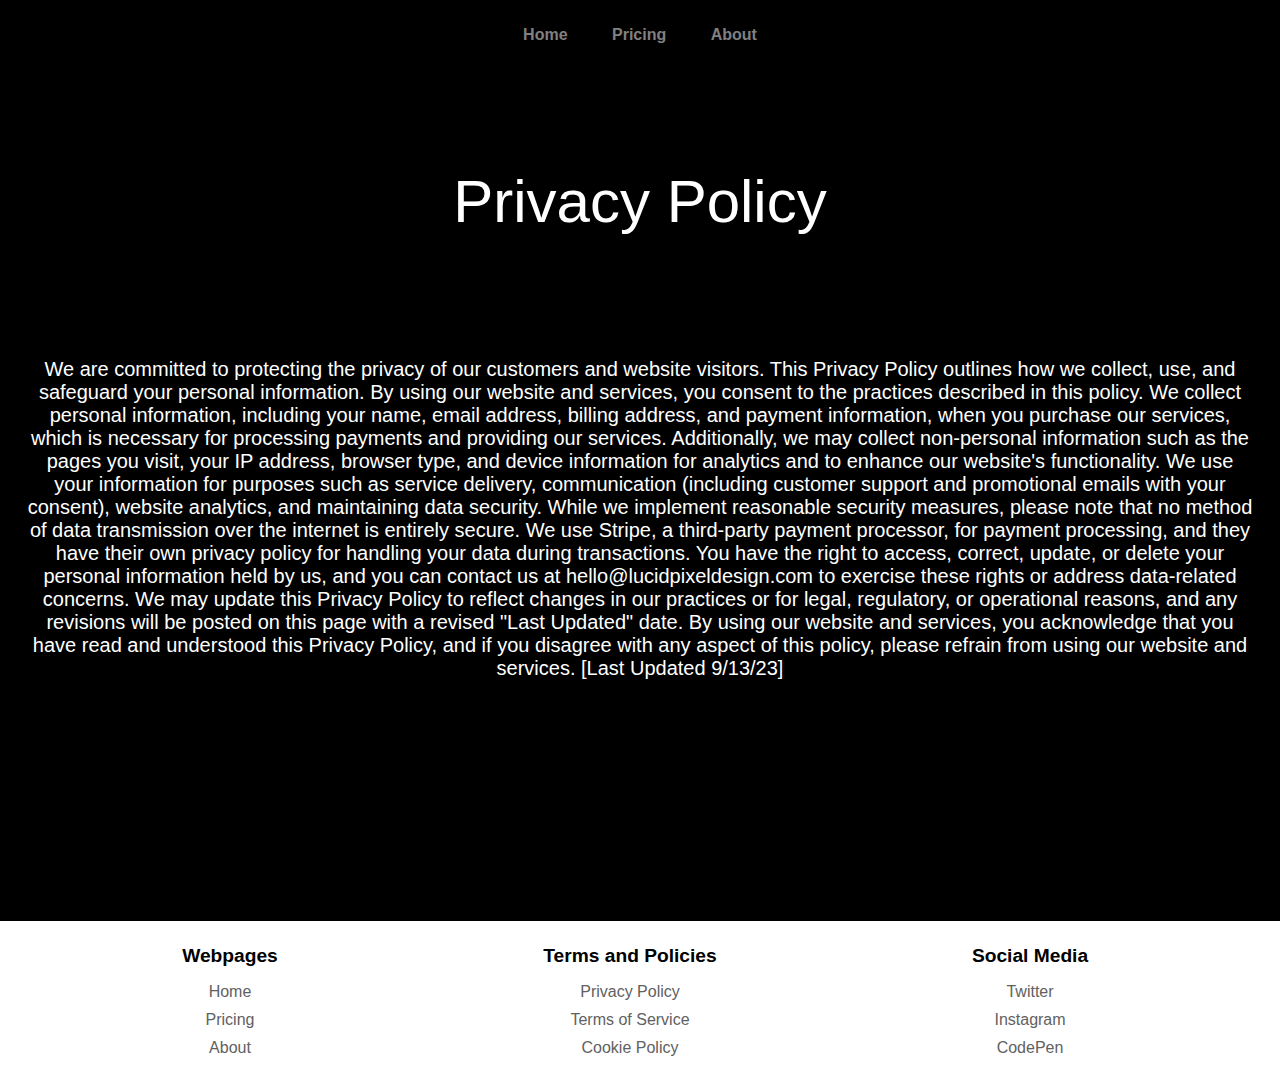
<file: privacypolicy.html>
<!DOCTYPE html>
<html lang="en">
<head>
    <meta charset="UTF-8">
    <meta name="viewport" content="width=device-width, initial-scale=1.0">
    <title>Lucid Pixel - About</title>
    <link rel="icon" href="https://www.lucidpixeldesign.com/Lucid-Pixel-Logo.png">
    <link rel="stylesheet" href="globalStyles.css">
    <!-- Google tag (gtag.js) -->
    <script async src="https://www.googletagmanager.com/gtag/js?id=G-5LNZHMXWXC"></script>
    <script>
    window.dataLayer = window.dataLayer || [];
    function gtag(){dataLayer.push(arguments);}
    gtag('js', new Date());

    gtag('config', 'G-5LNZHMXWXC');
    </script>

    <style>

        .title{
            color: white;
            font-size: 60px;
            text-align: center;
            margin: 25px;
            transition-duration: 0.5s;

        }

        .bodyText{
            color: white;
            font-size: 20px;
            text-align: center;
            margin: 25px;
            transition-duration: 0.5s;

        }
        .uiSeperator{
            height: 2px;
            width: 80%;
            background: linear-gradient(to left, aquamarine, mediumpurple);;
            margin-left: 10%;
            margin-right: 10%;
            transition-duration: 0.5s;
        }

    </style>
</head>
<body>
    <header>
        <nav>
            <ul class="menu">
                <li><a href="https://www.lucidpixeldesign.com" >Home</a></li>
                <li><a href="https://www.lucidpixeldesign.com/pricing">Pricing</a></li>
                <li><a href="https://www.lucidpixeldesign.com/about">About</a></li>
            </ul>
        </nav>
    </header>

    <br/><br/><br/><br/>
    <div class="title">Privacy Policy</div>
    <br/><br/><br/><br/>
    <div class="bodyText">We are committed to protecting the privacy of our customers and website visitors. This Privacy Policy outlines how we collect, use, and safeguard your personal information. By using our website and services, you consent to the practices described in this policy. We collect personal information, including your name, email address, billing address, and payment information, when you purchase our services, which is necessary for processing payments and providing our services. Additionally, we may collect non-personal information such as the pages you visit, your IP address, browser type, and device information for analytics and to enhance our website's functionality. We use your information for purposes such as service delivery, communication (including customer support and promotional emails with your consent), website analytics, and maintaining data security. While we implement reasonable security measures, please note that no method of data transmission over the internet is entirely secure. We use Stripe, a third-party payment processor, for payment processing, and they have their own privacy policy for handling your data during transactions. You have the right to access, correct, update, or delete your personal information held by us, and you can contact us at hello@lucidpixeldesign.com to exercise these rights or address data-related concerns. We may update this Privacy Policy to reflect changes in our practices or for legal, regulatory, or operational reasons, and any revisions will be posted on this page with a revised "Last Updated" date. By using our website and services, you acknowledge that you have read and understood this Privacy Policy, and if you disagree with any aspect of this policy, please refrain from using our website and services. [Last Updated 9/13/23]</div>

    <br/><br/><br/><br/>
    <br/><br/><br/><br/>
    <br/><br/><br/><br/>

    <footer class="footer">
        <div class="footer-content">
            <div class="footer-column">
                <h3>Webpages</h3>
                <ul>
                    <li><a class="footer-links" href="https://www.lucidpixeldesign.com">Home</a></li>
                    <li><a class="footer-links" href="https://www.lucidpixeldesign.com/pricing">Pricing</a></li>
                    <li><a class="footer-links" href="https://www.lucidpixeldesign.com/about">About</a></li>
                </ul>
            </div>
            <div class="footer-column">
                <h3>Terms and Policies</h3>
                <ul>
                    <li><a class="footer-links" href="https://www.lucidpixeldesign.com/privacypolicy">Privacy Policy</a></li>
                    <li><a class="footer-links" href="https://www.lucidpixeldesign.com/TOS">Terms of Service</a></li>
                    <li><a class="footer-links" href="https://www.lucidpixeldesign.com/cookiepolicy">Cookie Policy</a></li>
                </ul>
            </div>
            <div class="footer-column">
                <h3>Social Media</h3>
                <ul>
                    <li><a class="footer-links" href="https://twitter.com/lucidpixel492">Twitter</a></li>
                    <li><a class="footer-links" href="https://www.instagram.com/lucidpixeldesign/">Instagram</a></li>
                    <li><a class="footer-links" href="https://codepen.io/Lucid-Pixel-Design">CodePen</a></li>
                </ul>
            </div>
        </div>
    </footer>
    <script>
        /* -- Glow effect -- */

        const blob = document.getElementById("blob");

        window.onpointermove = event => { 
        const { clientX, clientY } = event;

        blob.animate({
            left: `${clientX}px`,
            top: `${Math.min(clientY + window.scrollY, document.documentElement.scrollHeight+150 - blob.clientHeight)}px`
        }, { duration: 3000, fill: "forwards" });
        }

    </script>
</body>
</html>
</file>
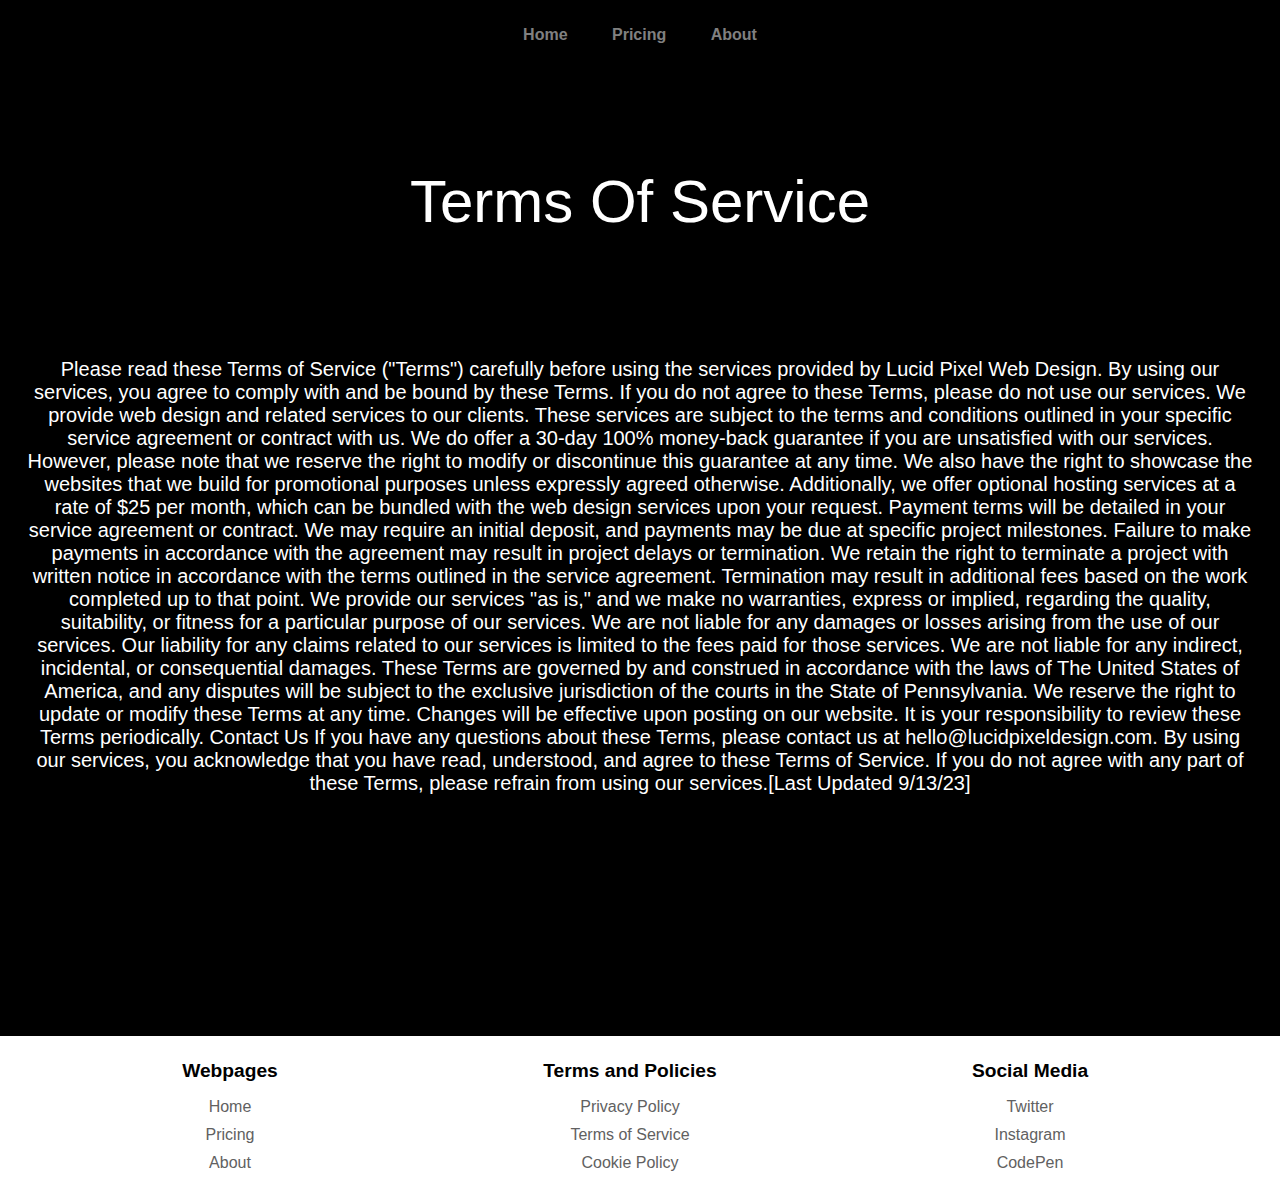
<file: TOS.html>
<!DOCTYPE html>
<html lang="en">
<head>
    <meta charset="UTF-8">
    <meta name="viewport" content="width=device-width, initial-scale=1.0">
    <title>Lucid Pixel - About</title>
    <link rel="icon" href="https://www.lucidpixeldesign.com/Lucid-Pixel-Logo.png">
    <link rel="stylesheet" href="globalStyles.css">
    <!-- Google tag (gtag.js) -->
    <script async src="https://www.googletagmanager.com/gtag/js?id=G-5LNZHMXWXC"></script>
    <script>
    window.dataLayer = window.dataLayer || [];
    function gtag(){dataLayer.push(arguments);}
    gtag('js', new Date());

    gtag('config', 'G-5LNZHMXWXC');
    </script>

    <style>

        .title{
            color: white;
            font-size: 60px;
            text-align: center;
            margin: 25px;
            transition-duration: 0.5s;

        }

        .bodyText{
            color: white;
            font-size: 20px;
            text-align: center;
            margin: 25px;
            transition-duration: 0.5s;

        }
        .uiSeperator{
            height: 2px;
            width: 80%;
            background: linear-gradient(to left, aquamarine, mediumpurple);;
            margin-left: 10%;
            margin-right: 10%;
            transition-duration: 0.5s;
        }

    </style>
</head>
<body>
    <header>
        <nav>
            <ul class="menu">
                <li><a href="https://www.lucidpixeldesign.com" >Home</a></li>
                <li><a href="https://www.lucidpixeldesign.com/pricing">Pricing</a></li>
                <li><a href="https://www.lucidpixeldesign.com/about">About</a></li>
            </ul>
        </nav>
    </header>

    <br/><br/><br/><br/>
    <div class="title">Terms Of Service</div>
    <br/><br/><br/><br/>
    <div class="bodyText">Please read these Terms of Service ("Terms") carefully before using the services provided by Lucid Pixel Web Design. By using our services, you agree to comply with and be bound by these Terms. If you do not agree to these Terms, please do not use our services.

        We provide web design and related services to our clients. These services are subject to the terms and conditions outlined in your specific service agreement or contract with us. We do offer a 30-day 100% money-back guarantee if you are unsatisfied with our services. However, please note that we reserve the right to modify or discontinue this guarantee at any time. We also have the right to showcase the websites that we build for promotional purposes unless expressly agreed otherwise. Additionally, we offer optional hosting services at a rate of $25 per month, which can be bundled with the web design services upon your request.
        
        Payment terms will be detailed in your service agreement or contract. We may require an initial deposit, and payments may be due at specific project milestones. Failure to make payments in accordance with the agreement may result in project delays or termination. We retain the right to terminate a project with written notice in accordance with the terms outlined in the service agreement. Termination may result in additional fees based on the work completed up to that point.
        
        We provide our services "as is," and we make no warranties, express or implied, regarding the quality, suitability, or fitness for a particular purpose of our services. We are not liable for any damages or losses arising from the use of our services. Our liability for any claims related to our services is limited to the fees paid for those services. We are not liable for any indirect, incidental, or consequential damages.
        
        These Terms are governed by and construed in accordance with the laws of The United States of America, and any disputes will be subject to the exclusive jurisdiction of the courts in the State of Pennsylvania.
        
        We reserve the right to update or modify these Terms at any time. Changes will be effective upon posting on our website. It is your responsibility to review these Terms periodically.
        
        Contact Us
        
        If you have any questions about these Terms, please contact us at hello@lucidpixeldesign.com.
        
        By using our services, you acknowledge that you have read, understood, and agree to these Terms of Service. If you do not agree with any part of these Terms, please refrain from using our services.[Last Updated 9/13/23]</div>

    <br/><br/><br/><br/>
    <br/><br/><br/><br/>
    <br/><br/><br/><br/>

    <footer class="footer">
        <div class="footer-content">
            <div class="footer-column">
                <h3>Webpages</h3>
                <ul>
                    <li><a class="footer-links" href="https://www.lucidpixeldesign.com">Home</a></li>
                    <li><a class="footer-links" href="https://www.lucidpixeldesign.com/pricing">Pricing</a></li>
                    <li><a class="footer-links" href="https://www.lucidpixeldesign.com/about">About</a></li>
                </ul>
            </div>
            <div class="footer-column">
                <h3>Terms and Policies</h3>
                <ul>
                    <li><a class="footer-links" href="https://www.lucidpixeldesign.com/privacypolicy">Privacy Policy</a></li>
                    <li><a class="footer-links" href="https://www.lucidpixeldesign.com/TOS">Terms of Service</a></li>
                    <li><a class="footer-links" href="https://www.lucidpixeldesign.com/cookiepolicy">Cookie Policy</a></li>
                </ul>
            </div>
            <div class="footer-column">
                <h3>Social Media</h3>
                <ul>
                    <li><a class="footer-links" href="https://twitter.com/lucidpixel492">Twitter</a></li>
                    <li><a class="footer-links" href="https://www.instagram.com/lucidpixeldesign/">Instagram</a></li>
                    <li><a class="footer-links" href="https://codepen.io/Lucid-Pixel-Design">CodePen</a></li>
                </ul>
            </div>
        </div>
    </footer>
    <script>
        /* -- Glow effect -- */

        const blob = document.getElementById("blob");

        window.onpointermove = event => { 
        const { clientX, clientY } = event;

        blob.animate({
            left: `${clientX}px`,
            top: `${Math.min(clientY + window.scrollY, document.documentElement.scrollHeight+150 - blob.clientHeight)}px`
        }, { duration: 3000, fill: "forwards" });
        }

    </script>
</body>
</html>
</file>
<file: globalStyles.css>
::selection {
    background-color: aquamarine;
    color: mediumpurple;
  }
/* Reset some default styles */
body {
    margin: 0;
    padding: 0;
    font-family: Arial, sans-serif;
    color: white;
    background-color: black;
    overflow-x: hidden;
}


/* Style the header and navigation */
header {
    padding: 10px 0;
}

nav {
    text-align: center;
}

.menu {
    list-style-type: none;
    padding: 0;
}

.menu a:hover{
    color: white;
}

.menu li {
    display: inline-block;
    margin: 0 20px;
    position: relative; /* Add relative positioning to the list items */
}

/* Style the links */
.menu a {
    text-decoration: none;
    color: grey;
    font-weight: bold;
    font-size: 16px;
    transition-duration: 0.4s;
}

/* Create the underline effect on hover */
.menu a::before {
    content: "";
    position: absolute;
    width: 0; /* Start with a width of 0 */
    height: 2px;
    bottom: 0;
    left: 0;
    background-color: #fff;
    transition: width 0.3s ease; /* Animate the width */
}

.menu li:hover a::before {
    width: 100%; /* Expand the width to 100% on hover */
}

/* used for the current page effect*/

.menu li:hover a::before,
.menu li a.active::before {
    width: 100%; /* Expand the width to 100% on hover and for the active page */
}

.menu li a.active {
    color: white; /* Set the text color to white for the active page */
}

.menu li a.active::before {
    left: 0; /* Reset the left position for the active page */
}

#blob {
    background-color: white;
    height: 34vmax;
    aspect-ratio: 1;
    position: absolute;
    left: 50%;
    top: 50%;
    translate: -50% -50%;
    border-radius: 50%;
    background: linear-gradient(to right, aquamarine, mediumpurple);
    animation: rotate 20s infinite;
    opacity: 0.8;
    z-index: -2;
}

#blur {
    position: fixed;
    background-color: rgba(0, 0, 0, 0.75);
    top: 0;
    left: 0;
    width: 100%;
    height: 100%;
    backdrop-filter: blur(2vmax);
    z-index: -1; /* Adjust the z-index to ensure it's on top of other content */
}
@media (max-width: 768px) {
    #blob{
        display: none;
    }
    #blur{
        display: none;
    }
}

/* Loading overlay */
.loading-overlay {
    position: fixed;
    top: 0;
    left: 0;
    width: 100%;
    height: 100%;
    background-color: black;
    opacity: 1;
    z-index: 9999;
    transition: opacity 0.5s ease;
    display: flex;
    align-items: center;
    justify-content: center;
  }
  
  /* Hide the loading overlay with a fade-out effect */
  .loading-overlay.hidden {
    opacity: 0;
    pointer-events: none;
  }
  
    /* Footer styles */
.footer {
    background-color: white;
    color: black;
    padding: 5px 0;
    text-align: center;
}

.footer-links{
    text-align: left;
    color: #616161;
    transition-duration: 0.4s;
    text-decoration: none;

}
.footer-links:hover{
    text-decoration: underline;
}

/* Container for columns */
.footer-content {
    margin: 5px;
    display: flex;
    flex-wrap: wrap;
    justify-content: space-between;
    max-width: 1200px;
    margin: 0 auto;
    padding: 0 20px;
}

/* Column styles */
.footer-column {
    flex-basis: calc(33.33% - 20px); /* Adjust column width for mobile */
    margin-right: 20px;
}

/* Style for lists */
.footer-column ul {
    list-style: none;
    padding: 0;
}

.footer-column li {
    margin-top: 10px;
}

.footer-column h3 {
    font-size: 1.2rem;
    margin-bottom: 10px;
}

/* Media queries for responsiveness */
@media (max-width: 768px) {
    .footer-column {
        flex-basis: 100%;
        margin-right: 0;
        margin-bottom: 20px;
    }
}
</file>
